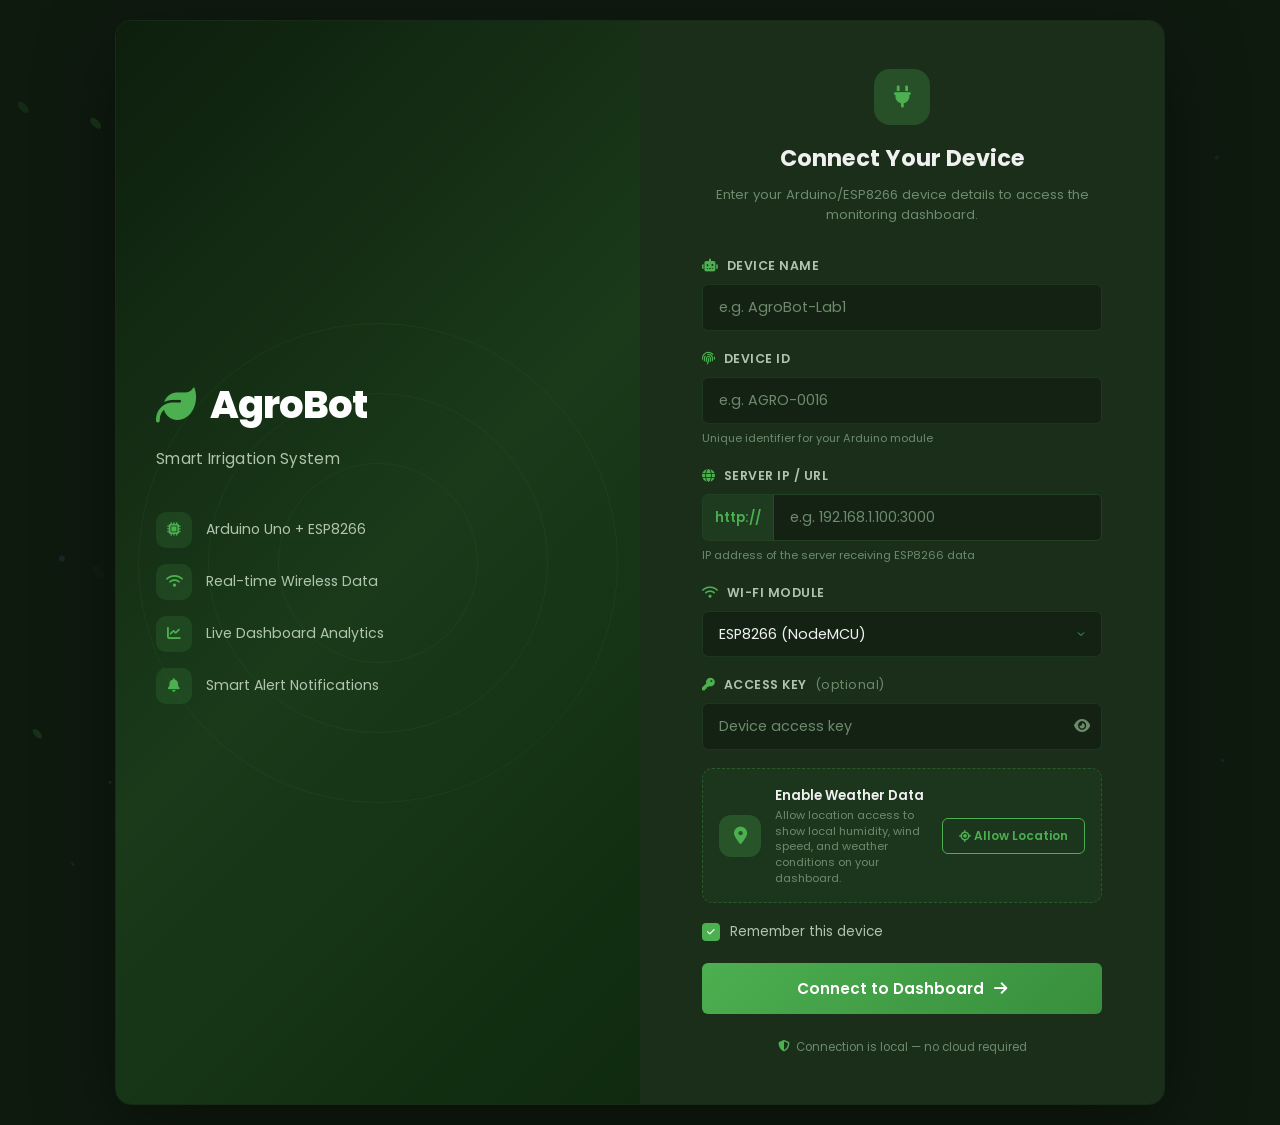
<file: login.html>
<!DOCTYPE html>
<html lang="en" data-theme="dark">
<head>
    <meta charset="UTF-8">
    <meta name="viewport" content="width=device-width, initial-scale=1.0">
    <title>AgroBot — Connect Your Device</title>
    <meta name="description" content="Connect your Arduino soil moisture sensor to AgroBot dashboard.">
    <link rel="preconnect" href="https://fonts.googleapis.com">
    <link rel="preconnect" href="https://fonts.gstatic.com" crossorigin>
    <link href="https://fonts.googleapis.com/css2?family=Poppins:wght@300;400;500;600;700;800&display=swap" rel="stylesheet">
    <link rel="stylesheet" href="https://cdnjs.cloudflare.com/ajax/libs/font-awesome/6.5.1/css/all.min.css">
    <link rel="stylesheet" href="style.css">
    <link rel="stylesheet" href="login.css">
</head>
<body class="login-body">

    <!-- Background Particles -->
    <canvas id="particles-canvas"></canvas>

    <div class="login-wrapper">
        <!-- Left: Branding Panel -->
        <div class="login-brand">
            <div class="brand-content">
                <div class="brand-logo">
                    <i class="fas fa-leaf brand-leaf"></i>
                    <h1>AgroBot</h1>
                </div>
                <p class="brand-tagline">Smart Irrigation System</p>
                <div class="brand-features">
                    <div class="feature-item">
                        <i class="fas fa-microchip"></i>
                        <span>Arduino Uno + ESP8266</span>
                    </div>
                    <div class="feature-item">
                        <i class="fas fa-wifi"></i>
                        <span>Real-time Wireless Data</span>
                    </div>
                    <div class="feature-item">
                        <i class="fas fa-chart-line"></i>
                        <span>Live Dashboard Analytics</span>
                    </div>
                    <div class="feature-item">
                        <i class="fas fa-bell"></i>
                        <span>Smart Alert Notifications</span>
                    </div>
                </div>
                <div class="brand-footer">
                    <p></p>
                    <p></p>
                </div>
            </div>
            <!-- Decorative animated rings -->
            <div class="brand-rings">
                <div class="ring ring-1"></div>
                <div class="ring ring-2"></div>
                <div class="ring ring-3"></div>
            </div>
        </div>

        <!-- Right: Login Form -->
        <div class="login-form-panel">
            <div class="login-form-container">
                <div class="form-header">
                    <div class="form-icon">
                        <i class="fas fa-plug"></i>
                    </div>
                    <h2>Connect Your Device</h2>
                    <p>Enter your Arduino/ESP8266 device details to access the monitoring dashboard.</p>
                </div>

                <form id="login-form" autocomplete="off">
                    <!-- Device Name -->
                    <div class="input-group">
                        <label for="device-name">
                            <i class="fas fa-robot"></i> Device Name
                        </label>
                        <input type="text" id="device-name" placeholder="e.g. AgroBot-Lab1" required>
                    </div>

                    <!-- Device ID -->
                    <div class="input-group">
                        <label for="device-id">
                            <i class="fas fa-fingerprint"></i> Device ID
                        </label>
                        <input type="text" id="device-id" placeholder="e.g. AGRO-0016" required>
                        <span class="input-hint">Unique identifier for your Arduino module</span>
                    </div>

                    <!-- Server URL / IP -->
                    <div class="input-group">
                        <label for="device-url">
                            <i class="fas fa-globe"></i> Server IP / URL
                        </label>
                        <div class="input-with-prefix">
                            <span class="input-prefix">http://</span>
                            <input type="text" id="device-url" placeholder="e.g. 192.168.1.100:3000" required>
                        </div>
                        <span class="input-hint">IP address of the server receiving ESP8266 data</span>
                    </div>

                    <!-- WiFi Module Type -->
                    <div class="input-group">
                        <label for="wifi-module">
                            <i class="fas fa-wifi"></i> Wi-Fi Module
                        </label>
                        <select id="wifi-module">
                            <option value="esp8266">ESP8266 (NodeMCU)</option>
                            <option value="esp32">ESP32</option>
                            <option value="esp8266-01">ESP8266-01</option>
                            <option value="other">Other</option>
                        </select>
                    </div>

                    <!-- Access Key (optional) -->
                    <div class="input-group">
                        <label for="access-key">
                            <i class="fas fa-key"></i> Access Key <span class="optional">(optional)</span>
                        </label>
                        <div class="input-password-wrap">
                            <input type="password" id="access-key" placeholder="Device access key">
                            <button type="button" class="toggle-password" id="toggle-password" aria-label="Show password">
                                <i class="fas fa-eye"></i>
                            </button>
                        </div>
                    </div>

                    <!-- Location Permission -->
                    <div class="location-prompt" id="location-prompt">
                        <div class="location-icon">
                            <i class="fas fa-map-marker-alt"></i>
                        </div>
                        <div class="location-info">
                            <h4>Enable Weather Data</h4>
                            <p>Allow location access to show local humidity, wind speed, and weather conditions on your dashboard.</p>
                        </div>
                        <button type="button" class="btn-location" id="btn-location">
                            <i class="fas fa-location-crosshairs"></i> Allow Location
                        </button>
                    </div>
                    <div class="location-status hidden" id="location-status">
                        <i class="fas fa-check-circle"></i>
                        <span id="location-text">Location enabled</span>
                    </div>

                    <!-- Remember Device -->
                    <div class="checkbox-group">
                        <label class="checkbox-label">
                            <input type="checkbox" id="remember-device" checked>
                            <span class="checkmark"></span>
                            <span>Remember this device</span>
                        </label>
                    </div>

                    <!-- Error Message -->
                    <div class="form-error hidden" id="form-error">
                        <i class="fas fa-exclamation-circle"></i>
                        <span id="error-text"></span>
                    </div>

                    <!-- Submit -->
                    <button type="submit" class="btn-connect" id="btn-connect">
                        <span class="btn-text">Connect to Dashboard</span>
                        <span class="btn-loader hidden" id="btn-loader">
                            <i class="fas fa-circle-notch fa-spin"></i> Connecting...
                        </span>
                        <i class="fas fa-arrow-right btn-arrow"></i>
                    </button>
                </form>

                <!-- Saved Devices -->
                <div class="saved-devices hidden" id="saved-devices">
                    <div class="divider">
                        <span>or connect to a saved device</span>
                    </div>
                    <div class="saved-list" id="saved-list"></div>
                </div>

                <div class="form-footer">
                    <p><i class="fas fa-shield-alt"></i> Connection is local — no cloud required</p>
                </div>
            </div>
        </div>
    </div>

    <script src="login.js"></script>
</body>
</html>
</file>
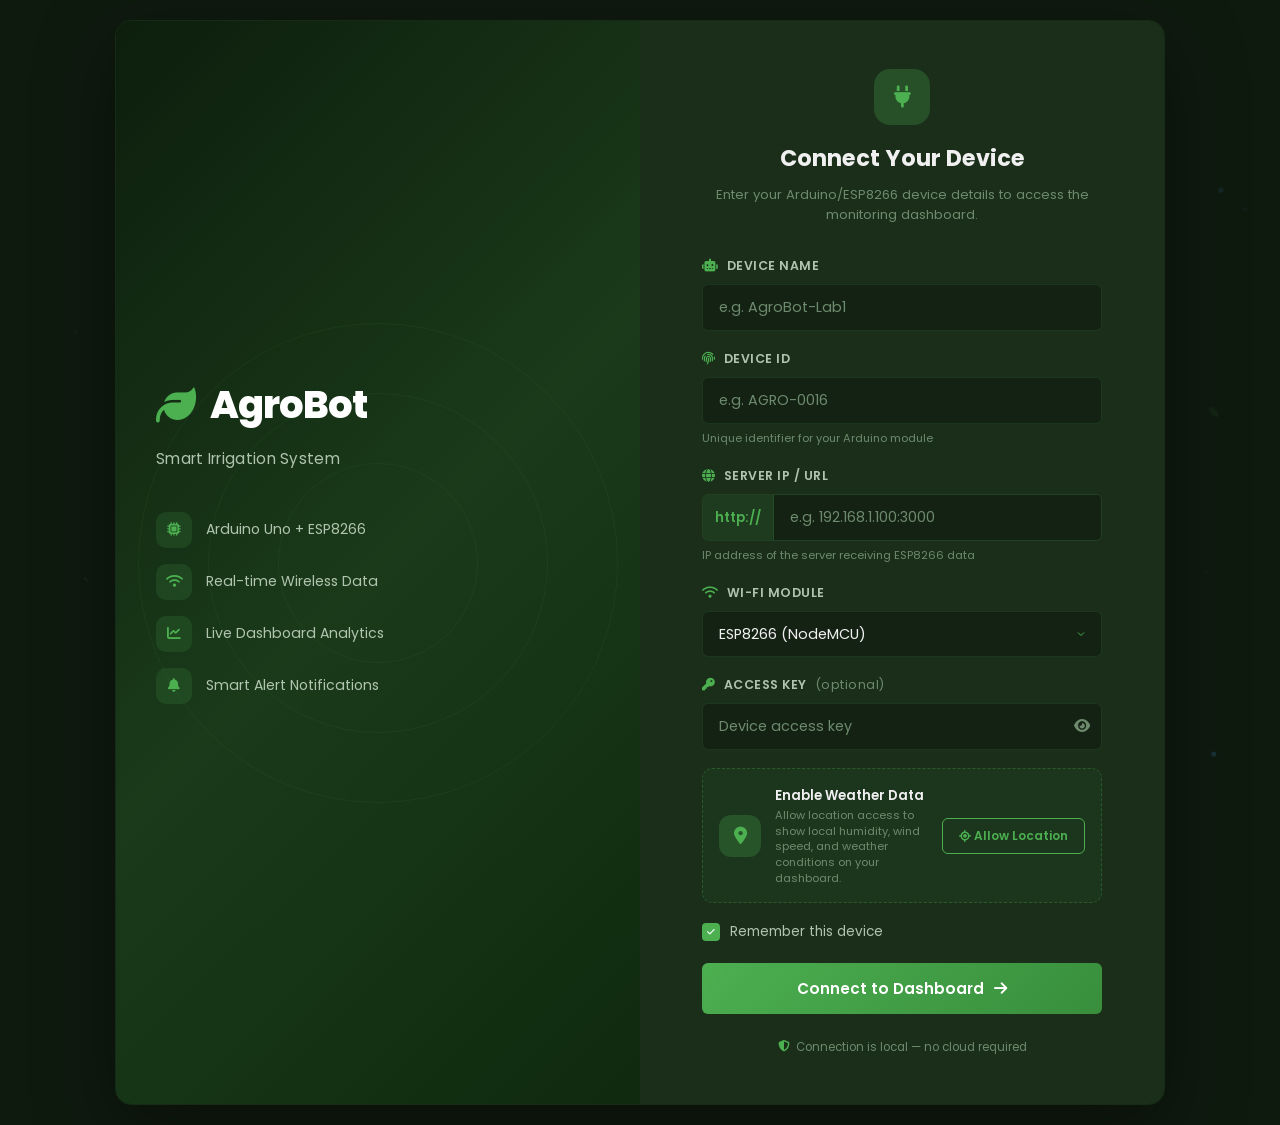
<file: website/login.html>
<!DOCTYPE html>
<html lang="en" data-theme="dark">

<head>
    <meta charset="UTF-8">
    <meta name="viewport" content="width=device-width, initial-scale=1.0">
    <title>AgroBot — Connect Your Device</title>
    <meta name="description" content="Connect your Arduino soil moisture sensor to AgroBot dashboard.">
    <link rel="preconnect" href="https://fonts.googleapis.com">
    <link rel="preconnect" href="https://fonts.gstatic.com" crossorigin>
    <link href="https://fonts.googleapis.com/css2?family=Poppins:wght@300;400;500;600;700;800&display=swap"
        rel="stylesheet">
    <link rel="stylesheet" href="https://cdnjs.cloudflare.com/ajax/libs/font-awesome/6.5.1/css/all.min.css">
    <link rel="stylesheet" href="style.css">
    <link rel="stylesheet" href="login.css">
</head>

<body class="login-body">

    <!-- Background Particles -->
    <canvas id="particles-canvas"></canvas>

    <div class="login-wrapper">
        <!-- Left: Branding Panel -->
        <div class="login-brand">
            <div class="brand-content">
                <div class="brand-logo">
                    <i class="fas fa-leaf brand-leaf"></i>
                    <h1>AgroBot</h1>
                </div>
                <p class="brand-tagline">Smart Irrigation System</p>
                <div class="brand-features">
                    <div class="feature-item">
                        <i class="fas fa-microchip"></i>
                        <span>Arduino Uno + ESP8266</span>
                    </div>
                    <div class="feature-item">
                        <i class="fas fa-wifi"></i>
                        <span>Real-time Wireless Data</span>
                    </div>
                    <div class="feature-item">
                        <i class="fas fa-chart-line"></i>
                        <span>Live Dashboard Analytics</span>
                    </div>
                    <div class="feature-item">
                        <i class="fas fa-bell"></i>
                        <span>Smart Alert Notifications</span>
                    </div>
                </div>
                <div class="brand-footer">
                    <p></p>
                    <p></p> <!--floter in login page add any thing-->
                </div>
            </div>
            <!-- Decorative animated rings -->
            <div class="brand-rings">
                <div class="ring ring-1"></div>
                <div class="ring ring-2"></div>
                <div class="ring ring-3"></div>
            </div>
        </div>

        <!-- Right: Login Form -->
        <div class="login-form-panel">
            <div class="login-form-container">
                <div class="form-header">
                    <div class="form-icon">
                        <i class="fas fa-plug"></i>
                    </div>
                    <h2>Connect Your Device</h2>
                    <p>Enter your Arduino/ESP8266 device details to access the monitoring dashboard.</p>
                </div>

                <form id="login-form" autocomplete="off">
                    <!-- Device Name -->
                    <div class="input-group">
                        <label for="device-name">
                            <i class="fas fa-robot"></i> Device Name
                        </label>
                        <input type="text" id="device-name" placeholder="e.g. AgroBot-Lab1" required>
                    </div>

                    <!-- Device ID -->
                    <div class="input-group">
                        <label for="device-id">
                            <i class="fas fa-fingerprint"></i> Device ID
                        </label>
                        <input type="text" id="device-id" placeholder="e.g. AGRO-0016" required>
                        <span class="input-hint">Unique identifier for your Arduino module</span>
                    </div>

                    <!-- Server URL / IP -->
                    <div class="input-group">
                        <label for="device-url">
                            <i class="fas fa-globe"></i> Server IP / URL
                        </label>
                        <div class="input-with-prefix">
                            <span class="input-prefix">http://</span>
                            <input type="text" id="device-url" placeholder="e.g. 192.168.1.100:3000" required>
                        </div>
                        <span class="input-hint">IP address of the server receiving ESP8266 data</span>
                    </div>

                    <!-- WiFi Module Type -->
                    <div class="input-group">
                        <label for="wifi-module">
                            <i class="fas fa-wifi"></i> Wi-Fi Module
                        </label>
                        <select id="wifi-module">
                            <option value="esp8266">ESP8266 (NodeMCU)</option>
                            <option value="esp32">ESP32</option>
                            <option value="esp8266-01">ESP8266-01</option>
                            <option value="other">Other</option>
                        </select>
                    </div>

                    <!-- Access Key (optional) -->
                    <div class="input-group">
                        <label for="access-key">
                            <i class="fas fa-key"></i> Access Key <span class="optional">(optional)</span>
                        </label>
                        <div class="input-password-wrap">
                            <input type="password" id="access-key" placeholder="Device access key">
                            <button type="button" class="toggle-password" id="toggle-password"
                                aria-label="Show password">
                                <i class="fas fa-eye"></i>
                            </button>
                        </div>
                    </div>

                    <!-- Location Permission -->
                    <div class="location-prompt" id="location-prompt">
                        <div class="location-icon">
                            <i class="fas fa-map-marker-alt"></i>
                        </div>
                        <div class="location-info">
                            <h4>Enable Weather Data</h4>
                            <p>Allow location access to show local humidity, wind speed, and weather conditions on your
                                dashboard.</p>
                        </div>
                        <button type="button" class="btn-location" id="btn-location">
                            <i class="fas fa-location-crosshairs"></i> Allow Location
                        </button>
                    </div>
                    <div class="location-status hidden" id="location-status">
                        <i class="fas fa-check-circle"></i>
                        <span id="location-text">Location enabled</span>
                    </div>

                    <!-- Remember Device -->
                    <div class="checkbox-group">
                        <label class="checkbox-label">
                            <input type="checkbox" id="remember-device" checked>
                            <span class="checkmark"></span>
                            <span>Remember this device</span>
                        </label>
                    </div>

                    <!-- Error Message -->
                    <div class="form-error hidden" id="form-error">
                        <i class="fas fa-exclamation-circle"></i>
                        <span id="error-text"></span>
                    </div>

                    <!-- Submit -->
                    <button type="submit" class="btn-connect" id="btn-connect">
                        <span class="btn-text">Connect to Dashboard</span>
                        <span class="btn-loader hidden" id="btn-loader">
                            <i class="fas fa-circle-notch fa-spin"></i> Connecting...
                        </span>
                        <i class="fas fa-arrow-right btn-arrow"></i>
                    </button>
                </form>

                <!-- Saved Devices -->
                <div class="saved-devices hidden" id="saved-devices">
                    <div class="divider">
                        <span>or connect to a saved device</span>
                    </div>
                    <div class="saved-list" id="saved-list"></div>
                </div>

                <div class="form-footer">
                    <p><i class="fas fa-shield-alt"></i> Connection is local — no cloud required</p>
                </div>
            </div>
        </div>
    </div>

    <script src="login.js"></script>
</body>

</html>
</file>
<file: style.css>
/* =============================================
   AgroBot — Soil Moisture Monitoring Dashboard
   Color Theme: Green & Dark
   ============================================= */

/* ---------- CSS Variables ---------- */
:root {
    /* Dark theme (default) */
    --bg-primary: #0f1a0f;
    --bg-secondary: #1a2e1a;
    --bg-tertiary: #142214;
    --bg-card: #1a2e1a;
    --bg-card-hover: #1f3a1f;
    --accent: #4caf50;
    --accent-light: #81c784;
    --accent-dark: #388e3c;
    --accent-glow: rgba(76, 175, 80, 0.25);
    --text-primary: #f0f0f0;
    --text-secondary: #b0c4b0;
    --text-muted: #6d8a6d;
    --warning: #ff9800;
    --danger: #f44336;
    --info: #2196f3;
    --blue: #42a5f5;
    --border: rgba(76, 175, 80, 0.15);
    --border-glow: rgba(76, 175, 80, 0.3);
    --glass-bg: rgba(26, 46, 26, 0.7);
    --glass-border: rgba(76, 175, 80, 0.12);
    --shadow: 0 8px 32px rgba(0, 0, 0, 0.3);
    --shadow-glow: 0 0 20px rgba(76, 175, 80, 0.15);
    --skeleton-bg: #1f3a1f;
    --skeleton-shine: #2a4d2a;
    --modal-overlay: rgba(5, 10, 5, 0.85);
    --scrollbar-track: #142214;
    --scrollbar-thumb: #2a4d2a;
    --navbar-bg: rgba(15, 26, 15, 0.92);
    --font: 'Poppins', -apple-system, BlinkMacSystemFont, 'Segoe UI', sans-serif;
    --radius: 16px;
    --radius-sm: 10px;
    --radius-xs: 6px;
    --transition: 0.3s cubic-bezier(0.4, 0, 0.2, 1);
    --transition-slow: 0.5s cubic-bezier(0.4, 0, 0.2, 1);
}

/* ---------- Light Theme ---------- */
[data-theme="light"] {
    --bg-primary: #f0f4f0;
    --bg-secondary: #ffffff;
    --bg-tertiary: #e8f0e8;
    --bg-card: #ffffff;
    --bg-card-hover: #f5faf5;
    --accent: #388e3c;
    --accent-light: #4caf50;
    --accent-dark: #2e7d32;
    --accent-glow: rgba(56, 142, 60, 0.15);
    --text-primary: #1a2e1a;
    --text-secondary: #4a6a4a;
    --text-muted: #7a9a7a;
    --border: rgba(56, 142, 60, 0.15);
    --border-glow: rgba(56, 142, 60, 0.2);
    --glass-bg: rgba(255, 255, 255, 0.8);
    --glass-border: rgba(56, 142, 60, 0.1);
    --shadow: 0 8px 32px rgba(0, 0, 0, 0.08);
    --shadow-glow: 0 0 20px rgba(56, 142, 60, 0.1);
    --skeleton-bg: #e0e8e0;
    --skeleton-shine: #f0f4f0;
    --modal-overlay: rgba(240, 244, 240, 0.9);
    --scrollbar-track: #e8f0e8;
    --scrollbar-thumb: #b0c4b0;
    --navbar-bg: rgba(240, 244, 240, 0.95);
}

/* ---------- Reset & Base ---------- */
*, *::before, *::after {
    margin: 0;
    padding: 0;
    box-sizing: border-box;
}

html {
    scroll-behavior: smooth;
    font-size: 16px;
}

body {
    font-family: var(--font);
    background: var(--bg-primary);
    color: var(--text-primary);
    line-height: 1.6;
    overflow-x: hidden;
    min-height: 100vh;
    transition: background var(--transition), color var(--transition);
}

/* Scrollbar */
::-webkit-scrollbar { width: 8px; }
::-webkit-scrollbar-track { background: var(--scrollbar-track); }
::-webkit-scrollbar-thumb { background: var(--scrollbar-thumb); border-radius: 4px; }
::-webkit-scrollbar-thumb:hover { background: var(--accent); }

/* ---------- Particles Canvas ---------- */
#particles-canvas {
    position: fixed;
    top: 0; left: 0;
    width: 100%; height: 100%;
    z-index: 0;
    pointer-events: none;
    opacity: 0.5;
}

/* ---------- Alert Banner ---------- */
.alert-banner {
    position: fixed;
    top: 0; left: 0; right: 0;
    z-index: 1100;
    transform: translateY(-100%);
    transition: transform 0.5s cubic-bezier(0.4, 0, 0.2, 1);
}

.alert-banner.visible {
    transform: translateY(0);
}

.alert-banner.hidden {
    display: block; /* keep in DOM for animation */
}

.alert-banner-content {
    display: flex;
    align-items: center;
    gap: 12px;
    padding: 14px 24px;
    background: linear-gradient(135deg, var(--danger), #c62828);
    color: #fff;
    font-weight: 500;
    font-size: 0.95rem;
}

.alert-banner.type-wet .alert-banner-content {
    background: linear-gradient(135deg, var(--info), #1565c0);
}

.alert-banner-icon {
    font-size: 1.3rem;
    animation: pulse-icon 2s ease-in-out infinite;
}

@keyframes pulse-icon {
    0%, 100% { transform: scale(1); }
    50% { transform: scale(1.2); }
}

.alert-banner-dismiss {
    margin-left: auto;
    background: rgba(255,255,255,0.2);
    border: none;
    color: #fff;
    width: 32px; height: 32px;
    border-radius: 50%;
    cursor: pointer;
    display: flex;
    align-items: center;
    justify-content: center;
    transition: background var(--transition);
}
.alert-banner-dismiss:hover {
    background: rgba(255,255,255,0.35);
}

/* ---------- Navbar ---------- */
.navbar {
    position: sticky;
    top: 0;
    z-index: 1000;
    background: var(--navbar-bg);
    backdrop-filter: blur(20px);
    -webkit-backdrop-filter: blur(20px);
    border-bottom: 1px solid var(--glass-border);
    transition: background var(--transition);
}

.navbar-inner {
    max-width: 1200px;
    margin: 0 auto;
    padding: 12px 24px;
    display: flex;
    align-items: center;
    justify-content: space-between;
}

.logo {
    display: flex;
    align-items: center;
    gap: 12px;
}

.logo-icon {
    font-size: 1.8rem;
    color: var(--accent);
    animation: leaf-sway 3s ease-in-out infinite;
}

@keyframes leaf-sway {
    0%, 100% { transform: rotate(-5deg); }
    50% { transform: rotate(5deg); }
}

.logo-text h1 {
    font-size: 1.5rem;
    font-weight: 700;
    color: var(--text-primary);
    letter-spacing: -0.5px;
    line-height: 1.2;
}

.logo-text .subtitle {
    font-size: 0.72rem;
    color: var(--text-muted);
    font-weight: 400;
    letter-spacing: 0.5px;
    text-transform: uppercase;
}

.navbar-actions {
    display: flex;
    align-items: center;
    gap: 16px;
}

/* Theme Toggle */
.theme-toggle {
    width: 38px; height: 38px;
    border-radius: 50%;
    border: 1px solid var(--border);
    background: var(--bg-tertiary);
    color: var(--text-secondary);
    cursor: pointer;
    display: flex;
    align-items: center;
    justify-content: center;
    font-size: 1rem;
    transition: all var(--transition);
}
.theme-toggle:hover {
    border-color: var(--accent);
    color: var(--accent);
    box-shadow: var(--shadow-glow);
}

/* Status Pill */
.status-pill {
    display: flex;
    align-items: center;
    gap: 8px;
    padding: 6px 16px;
    border-radius: 50px;
    background: var(--bg-tertiary);
    border: 1px solid var(--border);
    font-size: 0.82rem;
    font-weight: 500;
    color: var(--text-secondary);
    transition: all var(--transition);
}

.status-dot {
    width: 8px; height: 8px;
    border-radius: 50%;
    background: var(--text-muted);
    transition: background var(--transition);
}

.status-pill.online .status-dot {
    background: var(--accent);
    box-shadow: 0 0 8px var(--accent);
    animation: pulse-dot 2s ease-in-out infinite;
}

.status-pill.offline .status-dot {
    background: var(--danger);
    box-shadow: 0 0 8px var(--danger);
}

@keyframes pulse-dot {
    0%, 100% { opacity: 1; transform: scale(1); }
    50% { opacity: 0.6; transform: scale(1.3); }
}

/* ---------- Dashboard ---------- */
.dashboard {
    position: relative;
    z-index: 1;
    max-width: 1200px;
    margin: 0 auto;
    padding: 24px;
}

.section {
    margin-bottom: 32px;
}

.section-title {
    font-size: 1.15rem;
    font-weight: 600;
    color: var(--text-primary);
    margin-bottom: 20px;
    display: flex;
    align-items: center;
    gap: 10px;
}
.section-title i {
    color: var(--accent);
}

/* ---------- Glass Card ---------- */
.glass-card {
    background: var(--glass-bg);
    backdrop-filter: blur(12px);
    -webkit-backdrop-filter: blur(12px);
    border: 1px solid var(--glass-border);
    border-radius: var(--radius);
    box-shadow: var(--shadow);
    transition: all var(--transition);
}
.glass-card:hover {
    box-shadow: var(--shadow), var(--shadow-glow);
    border-color: var(--border-glow);
}

/* ---------- Skeleton Loading ---------- */
.skeleton-shimmer {
    position: relative;
    overflow: hidden;
    border-radius: var(--radius-sm);
    background: var(--skeleton-bg);
}
.skeleton-shimmer::after {
    content: '';
    position: absolute;
    top: 0; left: -100%;
    width: 100%; height: 100%;
    background: linear-gradient(
        90deg,
        transparent,
        var(--skeleton-shine),
        transparent
    );
    animation: shimmer 1.8s infinite;
}
@keyframes shimmer {
    100% { left: 100%; }
}

.skeleton-gauge {
    width: 220px; height: 220px;
    border-radius: 50%;
    margin: 0 auto;
}

.skeleton-stat {
    height: 90px;
    border-radius: var(--radius-sm);
}

.skeleton-chart {
    height: 320px;
    border-radius: var(--radius-sm);
}

.skeleton-table {
    height: 240px;
    border-radius: var(--radius-sm);
}

/* ---------- Hero Gauge Section ---------- */
.hero-section {
    display: flex;
    justify-content: center;
    padding-top: 16px;
}

.gauge-card {
    padding: 40px 60px;
    text-align: center;
    width: 100%;
    max-width: 500px;
}

.gauge-wrapper {
    position: relative;
    width: 220px;
    height: 220px;
    margin: 0 auto 24px;
}

.gauge-container {
    position: relative;
    width: 220px;
    height: 220px;
}

.gauge-svg {
    width: 100%;
    height: 100%;
    transform: rotate(-90deg);
}

.gauge-bg {
    fill: none;
    stroke: var(--bg-tertiary);
    stroke-width: 12;
}

.gauge-fill {
    fill: none;
    stroke: url(#gaugeGradient);
    stroke-width: 12;
    stroke-linecap: round;
    transition: stroke-dashoffset 1.5s cubic-bezier(0.4, 0, 0.2, 1);
}

.gauge-inner-ring {
    fill: none;
    stroke: var(--glass-border);
    stroke-width: 1;
}

.gauge-center {
    position: absolute;
    top: 50%; left: 50%;
    transform: translate(-50%, -50%);
    display: flex;
    align-items: baseline;
    gap: 2px;
}

.gauge-value {
    font-size: 3.2rem;
    font-weight: 800;
    color: var(--text-primary);
    line-height: 1;
    letter-spacing: -2px;
    font-variant-numeric: tabular-nums;
}

.gauge-unit {
    font-size: 1.4rem;
    font-weight: 500;
    color: var(--text-muted);
}

.gauge-info {
    display: flex;
    flex-direction: column;
    gap: 6px;
}

.moisture-status {
    font-size: 1.1rem;
    font-weight: 600;
    color: var(--accent);
    text-transform: uppercase;
    letter-spacing: 1.5px;
}

.last-updated {
    font-size: 0.82rem;
    color: var(--text-muted);
    display: flex;
    align-items: center;
    justify-content: center;
    gap: 6px;
}

/* ---------- Stats Section ---------- */
.stats-grid {
    display: grid;
    grid-template-columns: repeat(3, 1fr);
    gap: 20px;
}

.stat-card {
    padding: 24px;
    position: relative;
    overflow: hidden;
}

.stat-card::before {
    content: '';
    position: absolute;
    top: 0; left: 0; right: 0;
    height: 3px;
    background: linear-gradient(90deg, var(--accent), var(--accent-light));
    opacity: 0;
    transition: opacity var(--transition);
}
.stat-card:hover::before {
    opacity: 1;
}

.stat-content {
    display: flex;
    align-items: center;
    gap: 16px;
}

.stat-icon-wrap {
    width: 50px; height: 50px;
    border-radius: 14px;
    background: var(--accent-glow);
    display: flex;
    align-items: center;
    justify-content: center;
    flex-shrink: 0;
}

.stat-icon {
    font-size: 1.2rem;
    color: var(--accent);
}

.stat-data {
    display: flex;
    flex-direction: column;
}

.stat-label {
    font-size: 0.78rem;
    color: var(--text-muted);
    text-transform: uppercase;
    letter-spacing: 0.5px;
    font-weight: 500;
}

.stat-value {
    font-size: 1.8rem;
    font-weight: 700;
    color: var(--text-primary);
    line-height: 1.2;
    font-variant-numeric: tabular-nums;
}

.stat-sub {
    font-size: 0.75rem;
    color: var(--text-secondary);
    margin-top: 2px;
}

/* ---------- Chart Section ---------- */
.chart-card {
    padding: 28px;
}

.chart-header {
    display: flex;
    align-items: center;
    justify-content: space-between;
    margin-bottom: 20px;
    flex-wrap: wrap;
    gap: 12px;
}

.chart-toggle {
    display: flex;
    background: var(--bg-tertiary);
    border-radius: var(--radius-xs);
    overflow: hidden;
    border: 1px solid var(--border);
}

.toggle-btn {
    padding: 8px 18px;
    border: none;
    background: transparent;
    color: var(--text-muted);
    font-family: var(--font);
    font-size: 0.82rem;
    font-weight: 500;
    cursor: pointer;
    transition: all var(--transition);
}
.toggle-btn.active {
    background: var(--accent);
    color: #fff;
}
.toggle-btn:hover:not(.active) {
    color: var(--text-primary);
    background: var(--bg-card-hover);
}

.chart-wrapper {
    position: relative;
    height: 320px;
}

#moisture-chart {
    width: 100% !important;
    height: 100% !important;
}

/* ---------- Alerts Section ---------- */
.alerts-card {
    padding: 28px;
}

.table-wrapper {
    overflow-x: auto;
}

.alerts-table {
    width: 100%;
    border-collapse: collapse;
    font-size: 0.88rem;
}

.alerts-table th {
    text-align: left;
    padding: 12px 16px;
    color: var(--text-muted);
    font-weight: 600;
    text-transform: uppercase;
    font-size: 0.72rem;
    letter-spacing: 0.8px;
    border-bottom: 1px solid var(--border);
}

.alerts-table td {
    padding: 12px 16px;
    color: var(--text-secondary);
    border-bottom: 1px solid var(--border);
    transition: background var(--transition);
}

.alerts-table tr.alert-dry td {
    border-left: 3px solid var(--danger);
}
.alerts-table tr.alert-wet td {
    border-left: 3px solid var(--blue);
}

.alerts-table tr:hover td {
    background: var(--bg-card-hover);
}

.alert-badge {
    display: inline-block;
    padding: 3px 10px;
    border-radius: 50px;
    font-size: 0.72rem;
    font-weight: 600;
    text-transform: uppercase;
    letter-spacing: 0.5px;
}
.alert-badge.dry {
    background: rgba(244, 67, 54, 0.15);
    color: var(--danger);
}
.alert-badge.wet {
    background: rgba(33, 150, 243, 0.15);
    color: var(--blue);
}
.alert-badge.active {
    background: rgba(255, 152, 0, 0.15);
    color: var(--warning);
}
.alert-badge.resolved {
    background: rgba(76, 175, 80, 0.15);
    color: var(--accent);
}

.no-data {
    text-align: center;
    padding: 48px 24px;
    color: var(--text-muted);
}
.no-data i {
    font-size: 2.5rem;
    margin-bottom: 12px;
    color: var(--accent);
}
.no-data p {
    font-size: 0.95rem;
}

.pagination {
    display: flex;
    align-items: center;
    justify-content: center;
    gap: 16px;
    margin-top: 20px;
}

.page-btn {
    width: 36px; height: 36px;
    border-radius: 50%;
    border: 1px solid var(--border);
    background: var(--bg-tertiary);
    color: var(--text-secondary);
    cursor: pointer;
    display: flex;
    align-items: center;
    justify-content: center;
    transition: all var(--transition);
}
.page-btn:hover:not(:disabled) {
    border-color: var(--accent);
    color: var(--accent);
    box-shadow: var(--shadow-glow);
}
.page-btn:disabled {
    opacity: 0.3;
    cursor: not-allowed;
}

.page-info {
    font-size: 0.85rem;
    color: var(--text-muted);
    font-weight: 500;
}

/* ---------- Device Section ---------- */
.device-card {
    padding: 28px;
}

.device-grid {
    display: grid;
    grid-template-columns: repeat(3, 1fr);
    gap: 16px;
    margin-bottom: 24px;
}

.device-item {
    display: flex;
    flex-direction: column;
    gap: 4px;
    padding: 14px;
    border-radius: var(--radius-sm);
    background: var(--bg-tertiary);
    border: 1px solid var(--border);
    transition: all var(--transition);
}
.device-item:hover {
    border-color: var(--border-glow);
}

.device-label {
    font-size: 0.72rem;
    color: var(--text-muted);
    text-transform: uppercase;
    letter-spacing: 0.5px;
    font-weight: 500;
    display: flex;
    align-items: center;
    gap: 6px;
}
.device-label i {
    color: var(--accent);
    font-size: 0.8rem;
}

.device-value {
    font-size: 0.95rem;
    color: var(--text-primary);
    font-weight: 600;
}

.btn-raw-data {
    padding: 12px 28px;
    border: 1px solid var(--accent);
    background: transparent;
    color: var(--accent);
    border-radius: var(--radius-xs);
    font-family: var(--font);
    font-size: 0.88rem;
    font-weight: 500;
    cursor: pointer;
    display: inline-flex;
    align-items: center;
    gap: 8px;
    transition: all var(--transition);
}
.btn-raw-data:hover {
    background: var(--accent);
    color: #fff;
    box-shadow: var(--shadow-glow);
}

/* ---------- Modal ---------- */
.modal-overlay {
    position: fixed;
    inset: 0;
    z-index: 2000;
    background: var(--modal-overlay);
    display: flex;
    align-items: center;
    justify-content: center;
    padding: 24px;
    opacity: 0;
    visibility: hidden;
    transition: all var(--transition);
}
.modal-overlay.visible {
    opacity: 1;
    visibility: visible;
}

.modal {
    width: 100%;
    max-width: 750px;
    max-height: 80vh;
    display: flex;
    flex-direction: column;
    transform: translateY(20px) scale(0.97);
    transition: transform var(--transition);
}
.modal-overlay.visible .modal {
    transform: translateY(0) scale(1);
}

.modal-header {
    display: flex;
    align-items: center;
    justify-content: space-between;
    padding: 20px 24px;
    border-bottom: 1px solid var(--border);
}
.modal-header h3 {
    font-size: 1rem;
    font-weight: 600;
    display: flex;
    align-items: center;
    gap: 10px;
}
.modal-header h3 i {
    color: var(--accent);
}

.modal-close {
    width: 34px; height: 34px;
    border-radius: 50%;
    border: 1px solid var(--border);
    background: var(--bg-tertiary);
    color: var(--text-secondary);
    cursor: pointer;
    display: flex;
    align-items: center;
    justify-content: center;
    transition: all var(--transition);
}
.modal-close:hover {
    border-color: var(--danger);
    color: var(--danger);
}

.modal-body {
    padding: 20px 24px;
    overflow-y: auto;
}

.raw-table {
    width: 100%;
    border-collapse: collapse;
    font-size: 0.85rem;
}
.raw-table th {
    text-align: left;
    padding: 10px 14px;
    color: var(--text-muted);
    font-weight: 600;
    text-transform: uppercase;
    font-size: 0.7rem;
    letter-spacing: 0.8px;
    border-bottom: 1px solid var(--border);
}
.raw-table td {
    padding: 10px 14px;
    color: var(--text-secondary);
    border-bottom: 1px solid var(--border);
    font-variant-numeric: tabular-nums;
}
.raw-table tr:hover td {
    background: var(--bg-card-hover);
}

/* ---------- Footer ---------- */
.footer {
    position: relative;
    z-index: 1;
    border-top: 1px solid var(--glass-border);
    padding: 28px 24px;
    text-align: center;
    background: var(--navbar-bg);
    backdrop-filter: blur(10px);
}

.footer-inner {
    max-width: 1200px;
    margin: 0 auto;
}

.footer-main {
    font-size: 0.9rem;
    color: var(--text-secondary);
    font-weight: 500;
}
.footer-main i {
    color: var(--accent);
}

.footer-sub {
    font-size: 0.78rem;
    color: var(--text-muted);
    margin-top: 4px;
}

/* ---------- Connected Device Pill ---------- */
.connected-device-pill {
    display: flex;
    align-items: center;
    gap: 8px;
    padding: 6px 14px;
    border-radius: 50px;
    background: var(--accent-glow);
    border: 1px solid rgba(76, 175, 80, 0.2);
    font-size: 0.78rem;
    font-weight: 500;
    color: var(--accent);
    max-width: 180px;
    overflow: hidden;
    white-space: nowrap;
    text-overflow: ellipsis;
}
.connected-device-pill i {
    font-size: 0.75rem;
    flex-shrink: 0;
}

/* ---------- Logout Button ---------- */
.btn-logout {
    width: 38px; height: 38px;
    border-radius: 50%;
    border: 1px solid var(--border);
    background: var(--bg-tertiary);
    color: var(--text-muted);
    cursor: pointer;
    display: flex;
    align-items: center;
    justify-content: center;
    font-size: 0.9rem;
    transition: all var(--transition);
}
.btn-logout:hover {
    border-color: var(--danger);
    color: var(--danger);
    background: rgba(244, 67, 54, 0.1);
}

/* ---------- Weather Section ---------- */
.weather-section {
    animation-delay: 0.18s;
}

.weather-header {
    display: flex;
    align-items: center;
    justify-content: space-between;
    margin-bottom: 20px;
    flex-wrap: wrap;
    gap: 8px;
}

.weather-location {
    font-size: 0.78rem;
    color: var(--text-muted);
    display: flex;
    align-items: center;
    gap: 6px;
}
.weather-location i {
    color: var(--accent);
}

.weather-grid {
    display: grid;
    grid-template-columns: repeat(4, 1fr);
    gap: 20px;
}

.weather-card {
    padding: 24px;
    position: relative;
    overflow: hidden;
}

.weather-card::before {
    content: '';
    position: absolute;
    top: 0; left: 0; right: 0;
    height: 3px;
    opacity: 0;
    transition: opacity var(--transition);
}
.weather-card:hover::before {
    opacity: 1;
}

#weather-temp::before {
    background: linear-gradient(90deg, #ff9800, #ff5722);
}
#weather-humidity::before {
    background: linear-gradient(90deg, #42a5f5, #1e88e5);
}
#weather-wind::before {
    background: linear-gradient(90deg, #78909c, #546e7a);
}
#weather-condition::before {
    background: linear-gradient(90deg, #4caf50, #81c784);
}

.weather-content {
    display: flex;
    align-items: center;
    gap: 16px;
}

.weather-icon-wrap {
    width: 50px; height: 50px;
    border-radius: 14px;
    display: flex;
    align-items: center;
    justify-content: center;
    flex-shrink: 0;
    font-size: 1.2rem;
}

.weather-icon-temp {
    background: rgba(255, 152, 0, 0.15);
    color: #ff9800;
}
.weather-icon-humidity {
    background: rgba(66, 165, 245, 0.15);
    color: #42a5f5;
}
.weather-icon-wind {
    background: rgba(120, 144, 156, 0.15);
    color: #78909c;
}
.weather-icon-condition {
    background: var(--accent-glow);
    color: var(--accent);
}

.weather-data {
    display: flex;
    flex-direction: column;
}

.weather-label {
    font-size: 0.78rem;
    color: var(--text-muted);
    text-transform: uppercase;
    letter-spacing: 0.5px;
    font-weight: 500;
}

.weather-value {
    font-size: 1.5rem;
    font-weight: 700;
    color: var(--text-primary);
    line-height: 1.2;
}

.weather-no-location {
    text-align: center;
    padding: 32px 24px;
    color: var(--text-muted);
}
.weather-no-location i {
    font-size: 2rem;
    color: var(--accent);
    margin-bottom: 10px;
}
.weather-no-location p {
    font-size: 0.9rem;
    margin-bottom: 16px;
}

.btn-location-retry {
    padding: 10px 24px;
    border-radius: var(--radius-xs);
    border: 1px solid var(--accent);
    background: transparent;
    color: var(--accent);
    font-family: var(--font);
    font-size: 0.85rem;
    font-weight: 500;
    cursor: pointer;
    display: inline-flex;
    align-items: center;
    gap: 8px;
    transition: all var(--transition);
}
.btn-location-retry:hover {
    background: var(--accent);
    color: #fff;
}

/* ---------- Utility ---------- */
.hidden {
    display: none !important;
}

/* ---------- Responsive ---------- */
@media (max-width: 900px) {
    .stats-grid {
        grid-template-columns: 1fr 1fr;
    }
    .device-grid {
        grid-template-columns: 1fr 1fr;
    }
    .weather-grid {
        grid-template-columns: 1fr 1fr;
    }
}

@media (max-width: 640px) {
    .navbar-inner {
        padding: 10px 16px;
    }
    .logo-text h1 {
        font-size: 1.2rem;
    }
    .logo-text .subtitle {
        font-size: 0.62rem;
    }
    .dashboard {
        padding: 16px;
    }
    .gauge-card {
        padding: 28px 20px;
    }
    .gauge-value {
        font-size: 2.6rem;
    }
    .stats-grid {
        grid-template-columns: 1fr;
    }
    .stat-value {
        font-size: 1.5rem;
    }
    .chart-header {
        flex-direction: column;
        align-items: flex-start;
    }
    .chart-wrapper {
        height: 260px;
    }
    .device-grid {
        grid-template-columns: 1fr;
    }
    .weather-grid {
        grid-template-columns: 1fr;
    }
    .weather-value {
        font-size: 1.3rem;
    }
    .alerts-table {
        font-size: 0.78rem;
    }
    .alerts-table th, .alerts-table td {
        padding: 10px 12px;
    }
    .alert-banner-content {
        padding: 12px 16px;
        font-size: 0.85rem;
    }
    .connected-device-pill {
        display: none;
    }
}

@media (max-width: 400px) {
    .navbar-actions {
        gap: 8px;
    }
    .status-pill {
        padding: 4px 10px;
        font-size: 0.72rem;
    }
    .theme-toggle {
        width: 32px; height: 32px;
        font-size: 0.85rem;
    }
    .logo-icon {
        font-size: 1.4rem;
    }
    .btn-logout {
        width: 32px; height: 32px;
        font-size: 0.8rem;
    }
}

/* ---------- Animations ---------- */
@keyframes fadeInUp {
    from {
        opacity: 0;
        transform: translateY(20px);
    }
    to {
        opacity: 1;
        transform: translateY(0);
    }
}

.section {
    animation: fadeInUp 0.6s ease forwards;
}

.hero-section { animation-delay: 0.05s; }
.stats-section { animation-delay: 0.15s; }
.weather-section { animation-delay: 0.2s; }
.chart-section { animation-delay: 0.25s; }
.alerts-section { animation-delay: 0.35s; }
.device-section { animation-delay: 0.45s; }
</file>
<file: login.css>
/* =============================================
   AgroBot — Login Page Styles
   ============================================= */

/* ---------- Login Body ---------- */
.login-body {
    min-height: 100vh;
    display: flex;
    align-items: center;
    justify-content: center;
    padding: 20px;
    background: var(--bg-primary);
}

/* ---------- Login Wrapper ---------- */
.login-wrapper {
    position: relative;
    z-index: 1;
    display: grid;
    grid-template-columns: 1fr 1fr;
    width: 100%;
    max-width: 1050px;
    min-height: 640px;
    border-radius: var(--radius);
    overflow: hidden;
    box-shadow: 0 24px 80px rgba(0, 0, 0, 0.4);
    border: 1px solid var(--glass-border);
    animation: fadeInUp 0.6s ease forwards;
}

/* ---------- Brand Panel (Left) ---------- */
.login-brand {
    position: relative;
    background: linear-gradient(135deg, #0d1e0d 0%, #1a3a1a 50%, #0f2a0f 100%);
    padding: 48px 40px;
    display: flex;
    flex-direction: column;
    justify-content: center;
    overflow: hidden;
}

.brand-content {
    position: relative;
    z-index: 2;
}

.brand-logo {
    display: flex;
    align-items: center;
    gap: 14px;
    margin-bottom: 12px;
}

.brand-leaf {
    font-size: 2.5rem;
    color: var(--accent);
    animation: leaf-sway 3s ease-in-out infinite;
}

.brand-logo h1 {
    font-size: 2.4rem;
    font-weight: 800;
    color: #fff;
    letter-spacing: -1px;
}

.brand-tagline {
    font-size: 0.95rem;
    color: var(--text-secondary);
    margin-bottom: 40px;
    letter-spacing: 0.3px;
}

.brand-features {
    display: flex;
    flex-direction: column;
    gap: 16px;
    margin-bottom: 48px;
}

.feature-item {
    display: flex;
    align-items: center;
    gap: 14px;
    font-size: 0.88rem;
    color: var(--text-secondary);
}

.feature-item i {
    width: 36px;
    height: 36px;
    border-radius: 10px;
    background: rgba(76, 175, 80, 0.15);
    color: var(--accent);
    display: flex;
    align-items: center;
    justify-content: center;
    font-size: 0.85rem;
    flex-shrink: 0;
}

.brand-footer {
    font-size: 0.72rem;
    color: var(--text-muted);
    line-height: 1.8;
}

/* Decorative Rings */
.brand-rings {
    position: absolute;
    top: 50%;
    left: 50%;
    transform: translate(-50%, -50%);
    z-index: 1;
}

.ring {
    position: absolute;
    border: 1px solid rgba(76, 175, 80, 0.08);
    border-radius: 50%;
    top: 50%;
    left: 50%;
    transform: translate(-50%, -50%);
}

.ring-1 {
    width: 200px; height: 200px;
    animation: ring-pulse 6s ease-in-out infinite;
}
.ring-2 {
    width: 340px; height: 340px;
    animation: ring-pulse 6s ease-in-out infinite 1s;
}
.ring-3 {
    width: 480px; height: 480px;
    animation: ring-pulse 6s ease-in-out infinite 2s;
}

@keyframes ring-pulse {
    0%, 100% { opacity: 0.3; transform: translate(-50%, -50%) scale(1); }
    50% { opacity: 0.8; transform: translate(-50%, -50%) scale(1.05); }
}

/* ---------- Form Panel (Right) ---------- */
.login-form-panel {
    background: var(--bg-card);
    padding: 48px 44px;
    display: flex;
    align-items: center;
    justify-content: center;
    overflow-y: auto;
}

.login-form-container {
    width: 100%;
    max-width: 400px;
}

.form-header {
    text-align: center;
    margin-bottom: 32px;
}

.form-icon {
    width: 56px;
    height: 56px;
    border-radius: 16px;
    background: var(--accent-glow);
    color: var(--accent);
    display: flex;
    align-items: center;
    justify-content: center;
    font-size: 1.4rem;
    margin: 0 auto 16px;
}

.form-header h2 {
    font-size: 1.4rem;
    font-weight: 700;
    color: var(--text-primary);
    margin-bottom: 8px;
}

.form-header p {
    font-size: 0.82rem;
    color: var(--text-muted);
    line-height: 1.5;
}

/* ---------- Input Groups ---------- */
.input-group {
    margin-bottom: 18px;
}

.input-group label {
    display: flex;
    align-items: center;
    gap: 8px;
    font-size: 0.78rem;
    font-weight: 600;
    color: var(--text-secondary);
    text-transform: uppercase;
    letter-spacing: 0.5px;
    margin-bottom: 8px;
}

.input-group label i {
    color: var(--accent);
    font-size: 0.8rem;
}

.input-group input,
.input-group select {
    width: 100%;
    padding: 12px 16px;
    border-radius: var(--radius-xs);
    border: 1px solid var(--border);
    background: var(--bg-tertiary);
    color: var(--text-primary);
    font-family: var(--font);
    font-size: 0.9rem;
    transition: all var(--transition);
    outline: none;
}

.input-group input::placeholder {
    color: var(--text-muted);
}

.input-group input:focus,
.input-group select:focus {
    border-color: var(--accent);
    box-shadow: 0 0 0 3px var(--accent-glow);
}

.input-group select {
    cursor: pointer;
    appearance: none;
    background-image: url("data:image/svg+xml,%3Csvg xmlns='http://www.w3.org/2000/svg' width='12' height='12' viewBox='0 0 24 24' fill='none' stroke='%234caf50' stroke-width='2'%3E%3Cpolyline points='6 9 12 15 18 9'/%3E%3C/svg%3E");
    background-repeat: no-repeat;
    background-position: right 14px center;
    padding-right: 36px;
}

.input-hint {
    display: block;
    font-size: 0.7rem;
    color: var(--text-muted);
    margin-top: 6px;
}

.optional {
    font-weight: 400;
    color: var(--text-muted);
    text-transform: none;
}

/* Input with prefix */
.input-with-prefix {
    display: flex;
    border-radius: var(--radius-xs);
    overflow: hidden;
    border: 1px solid var(--border);
    transition: all var(--transition);
}

.input-with-prefix:focus-within {
    border-color: var(--accent);
    box-shadow: 0 0 0 3px var(--accent-glow);
}

.input-prefix {
    padding: 12px 12px;
    background: rgba(76, 175, 80, 0.1);
    color: var(--accent);
    font-size: 0.82rem;
    font-weight: 600;
    white-space: nowrap;
    display: flex;
    align-items: center;
    border-right: 1px solid var(--border);
}

.input-with-prefix input {
    border: none;
    border-radius: 0;
}
.input-with-prefix input:focus {
    box-shadow: none;
}

/* Password toggle */
.input-password-wrap {
    position: relative;
}

.input-password-wrap input {
    padding-right: 44px;
}

.toggle-password {
    position: absolute;
    right: 12px;
    top: 50%;
    transform: translateY(-50%);
    background: none;
    border: none;
    color: var(--text-muted);
    cursor: pointer;
    font-size: 0.9rem;
    transition: color var(--transition);
}
.toggle-password:hover {
    color: var(--accent);
}

/* ---------- Location Prompt ---------- */
.location-prompt {
    display: flex;
    align-items: center;
    gap: 14px;
    padding: 16px;
    border-radius: var(--radius-sm);
    background: rgba(76, 175, 80, 0.06);
    border: 1px dashed var(--border-glow);
    margin-bottom: 18px;
}

.location-icon {
    width: 42px; height: 42px;
    border-radius: 12px;
    background: var(--accent-glow);
    color: var(--accent);
    display: flex;
    align-items: center;
    justify-content: center;
    font-size: 1.1rem;
    flex-shrink: 0;
}

.location-info h4 {
    font-size: 0.82rem;
    font-weight: 600;
    color: var(--text-primary);
    margin-bottom: 2px;
}

.location-info p {
    font-size: 0.7rem;
    color: var(--text-muted);
    line-height: 1.4;
}

.btn-location {
    padding: 8px 16px;
    border-radius: var(--radius-xs);
    border: 1px solid var(--accent);
    background: transparent;
    color: var(--accent);
    font-family: var(--font);
    font-size: 0.75rem;
    font-weight: 600;
    cursor: pointer;
    white-space: nowrap;
    transition: all var(--transition);
    flex-shrink: 0;
}
.btn-location:hover {
    background: var(--accent);
    color: #fff;
}

.location-status {
    display: flex;
    align-items: center;
    gap: 8px;
    padding: 12px 16px;
    border-radius: var(--radius-xs);
    background: rgba(76, 175, 80, 0.1);
    color: var(--accent);
    font-size: 0.82rem;
    font-weight: 500;
    margin-bottom: 18px;
}
.location-status i {
    font-size: 1rem;
}

/* ---------- Checkbox ---------- */
.checkbox-group {
    margin-bottom: 20px;
}

.checkbox-label {
    display: flex;
    align-items: center;
    gap: 10px;
    cursor: pointer;
    font-size: 0.85rem;
    color: var(--text-secondary);
}

.checkbox-label input[type="checkbox"] {
    display: none;
}

.checkmark {
    width: 18px; height: 18px;
    border: 2px solid var(--border);
    border-radius: 4px;
    display: flex;
    align-items: center;
    justify-content: center;
    transition: all var(--transition);
    flex-shrink: 0;
}

.checkbox-label input:checked + .checkmark {
    background: var(--accent);
    border-color: var(--accent);
}
.checkbox-label input:checked + .checkmark::after {
    content: '\f00c';
    font-family: 'Font Awesome 6 Free';
    font-weight: 900;
    font-size: 0.55rem;
    color: #fff;
}

/* ---------- Error Message ---------- */
.form-error {
    display: flex;
    align-items: center;
    gap: 8px;
    padding: 12px 16px;
    border-radius: var(--radius-xs);
    background: rgba(244, 67, 54, 0.1);
    color: var(--danger);
    font-size: 0.82rem;
    font-weight: 500;
    margin-bottom: 16px;
    animation: shake 0.5s ease;
}

@keyframes shake {
    0%, 100% { transform: translateX(0); }
    20% { transform: translateX(-8px); }
    40% { transform: translateX(8px); }
    60% { transform: translateX(-4px); }
    80% { transform: translateX(4px); }
}

/* ---------- Connect Button ---------- */
.btn-connect {
    width: 100%;
    padding: 14px 24px;
    border: none;
    border-radius: var(--radius-xs);
    background: linear-gradient(135deg, var(--accent), var(--accent-dark));
    color: #fff;
    font-family: var(--font);
    font-size: 0.95rem;
    font-weight: 600;
    cursor: pointer;
    display: flex;
    align-items: center;
    justify-content: center;
    gap: 10px;
    transition: all var(--transition);
    position: relative;
    overflow: hidden;
}
.btn-connect::before {
    content: '';
    position: absolute;
    top: 0; left: -100%;
    width: 100%; height: 100%;
    background: linear-gradient(90deg, transparent, rgba(255,255,255,0.15), transparent);
    transition: left 0.5s;
}
.btn-connect:hover::before {
    left: 100%;
}
.btn-connect:hover {
    box-shadow: 0 8px 25px rgba(76, 175, 80, 0.35);
    transform: translateY(-1px);
}
.btn-connect:active {
    transform: translateY(0);
}

.btn-arrow {
    transition: transform var(--transition);
}
.btn-connect:hover .btn-arrow {
    transform: translateX(4px);
}

/* ---------- Saved Devices ---------- */
.divider {
    display: flex;
    align-items: center;
    gap: 16px;
    margin: 24px 0 16px;
    color: var(--text-muted);
    font-size: 0.75rem;
}
.divider::before, .divider::after {
    content: '';
    flex: 1;
    height: 1px;
    background: var(--border);
}

.saved-list {
    display: flex;
    flex-direction: column;
    gap: 8px;
}

.saved-device-btn {
    display: flex;
    align-items: center;
    gap: 12px;
    padding: 12px 16px;
    border: 1px solid var(--border);
    border-radius: var(--radius-xs);
    background: var(--bg-tertiary);
    color: var(--text-primary);
    cursor: pointer;
    font-family: var(--font);
    font-size: 0.85rem;
    font-weight: 500;
    transition: all var(--transition);
    width: 100%;
    text-align: left;
}
.saved-device-btn:hover {
    border-color: var(--accent);
    background: var(--bg-card-hover);
}

.saved-device-btn i {
    color: var(--accent);
}

.saved-device-btn .saved-id {
    font-size: 0.7rem;
    color: var(--text-muted);
    margin-left: auto;
}

.saved-device-btn .saved-remove {
    color: var(--text-muted);
    font-size: 0.75rem;
    padding: 4px;
    transition: color var(--transition);
}
.saved-device-btn .saved-remove:hover {
    color: var(--danger);
}

/* ---------- Form Footer ---------- */
.form-footer {
    text-align: center;
    margin-top: 24px;
}
.form-footer p {
    font-size: 0.72rem;
    color: var(--text-muted);
    display: flex;
    align-items: center;
    justify-content: center;
    gap: 6px;
}
.form-footer i {
    color: var(--accent);
}

/* ---------- Responsive ---------- */
@media (max-width: 800px) {
    .login-wrapper {
        grid-template-columns: 1fr;
        max-width: 480px;
    }
    .login-brand {
        padding: 32px 28px;
        min-height: auto;
    }
    .brand-features {
        display: grid;
        grid-template-columns: 1fr 1fr;
        gap: 10px;
        margin-bottom: 0;
    }
    .brand-footer { display: none; }
    .brand-rings { display: none; }
    .login-form-panel {
        padding: 32px 28px;
    }
}

@media (max-width: 480px) {
    .login-body { padding: 12px; }
    .login-form-panel { padding: 24px 20px; }
    .login-brand { padding: 24px 20px; }
    .brand-logo h1 { font-size: 1.8rem; }
    .brand-features { grid-template-columns: 1fr; }
    .location-prompt {
        flex-direction: column;
        text-align: center;
    }
}
</file>
<file: website/style.css>
/* =============================================
   AgroBot — Soil Moisture Monitoring Dashboard
   Color Theme: Green & Dark
   ============================================= */

/* ---------- CSS Variables ---------- */
:root {
    /* Dark theme (default) */
    --bg-primary: #0f1a0f;
    --bg-secondary: #1a2e1a;
    --bg-tertiary: #142214;
    --bg-card: #1a2e1a;
    --bg-card-hover: #1f3a1f;
    --accent: #4caf50;
    --accent-light: #81c784;
    --accent-dark: #388e3c;
    --accent-glow: rgba(76, 175, 80, 0.25);
    --text-primary: #f0f0f0;
    --text-secondary: #b0c4b0;
    --text-muted: #6d8a6d;
    --warning: #ff9800;
    --danger: #f44336;
    --info: #2196f3;
    --blue: #42a5f5;
    --border: rgba(76, 175, 80, 0.15);
    --border-glow: rgba(76, 175, 80, 0.3);
    --glass-bg: rgba(26, 46, 26, 0.7);
    --glass-border: rgba(76, 175, 80, 0.12);
    --shadow: 0 8px 32px rgba(0, 0, 0, 0.3);
    --shadow-glow: 0 0 20px rgba(76, 175, 80, 0.15);
    --skeleton-bg: #1f3a1f;
    --skeleton-shine: #2a4d2a;
    --modal-overlay: rgba(5, 10, 5, 0.85);
    --scrollbar-track: #142214;
    --scrollbar-thumb: #2a4d2a;
    --navbar-bg: rgba(15, 26, 15, 0.92);
    --font: 'Poppins', -apple-system, BlinkMacSystemFont, 'Segoe UI', sans-serif;
    --radius: 16px;
    --radius-sm: 10px;
    --radius-xs: 6px;
    --transition: 0.3s cubic-bezier(0.4, 0, 0.2, 1);
    --transition-slow: 0.5s cubic-bezier(0.4, 0, 0.2, 1);
}

/* ---------- Light Theme ---------- */
[data-theme="light"] {
    --bg-primary: #f0f4f0;
    --bg-secondary: #ffffff;
    --bg-tertiary: #e8f0e8;
    --bg-card: #ffffff;
    --bg-card-hover: #f5faf5;
    --accent: #388e3c;
    --accent-light: #4caf50;
    --accent-dark: #2e7d32;
    --accent-glow: rgba(56, 142, 60, 0.15);
    --text-primary: #1a2e1a;
    --text-secondary: #4a6a4a;
    --text-muted: #7a9a7a;
    --border: rgba(56, 142, 60, 0.15);
    --border-glow: rgba(56, 142, 60, 0.2);
    --glass-bg: rgba(255, 255, 255, 0.8);
    --glass-border: rgba(56, 142, 60, 0.1);
    --shadow: 0 8px 32px rgba(0, 0, 0, 0.08);
    --shadow-glow: 0 0 20px rgba(56, 142, 60, 0.1);
    --skeleton-bg: #e0e8e0;
    --skeleton-shine: #f0f4f0;
    --modal-overlay: rgba(240, 244, 240, 0.9);
    --scrollbar-track: #e8f0e8;
    --scrollbar-thumb: #b0c4b0;
    --navbar-bg: rgba(240, 244, 240, 0.95);
}

/* ---------- Reset & Base ---------- */
*, *::before, *::after {
    margin: 0;
    padding: 0;
    box-sizing: border-box;
}

html {
    scroll-behavior: smooth;
    font-size: 16px;
}

body {
    font-family: var(--font);
    background: var(--bg-primary);
    color: var(--text-primary);
    line-height: 1.6;
    overflow-x: hidden;
    min-height: 100vh;
    transition: background var(--transition), color var(--transition);
}

/* Scrollbar */
::-webkit-scrollbar { width: 8px; }
::-webkit-scrollbar-track { background: var(--scrollbar-track); }
::-webkit-scrollbar-thumb { background: var(--scrollbar-thumb); border-radius: 4px; }
::-webkit-scrollbar-thumb:hover { background: var(--accent); }

/* ---------- Particles Canvas ---------- */
#particles-canvas {
    position: fixed;
    top: 0; left: 0;
    width: 100%; height: 100%;
    z-index: 0;
    pointer-events: none;
    opacity: 0.5;
}

/* ---------- Alert Banner ---------- */
.alert-banner {
    position: fixed;
    top: 0; left: 0; right: 0;
    z-index: 1100;
    transform: translateY(-100%);
    transition: transform 0.5s cubic-bezier(0.4, 0, 0.2, 1);
}

.alert-banner.visible {
    transform: translateY(0);
}

.alert-banner.hidden {
    display: block; /* keep in DOM for animation */
}

.alert-banner-content {
    display: flex;
    align-items: center;
    gap: 12px;
    padding: 14px 24px;
    background: linear-gradient(135deg, var(--danger), #c62828);
    color: #fff;
    font-weight: 500;
    font-size: 0.95rem;
}

.alert-banner.type-wet .alert-banner-content {
    background: linear-gradient(135deg, var(--info), #1565c0);
}

.alert-banner-icon {
    font-size: 1.3rem;
    animation: pulse-icon 2s ease-in-out infinite;
}

@keyframes pulse-icon {
    0%, 100% { transform: scale(1); }
    50% { transform: scale(1.2); }
}

.alert-banner-dismiss {
    margin-left: auto;
    background: rgba(255,255,255,0.2);
    border: none;
    color: #fff;
    width: 32px; height: 32px;
    border-radius: 50%;
    cursor: pointer;
    display: flex;
    align-items: center;
    justify-content: center;
    transition: background var(--transition);
}
.alert-banner-dismiss:hover {
    background: rgba(255,255,255,0.35);
}

/* ---------- Navbar ---------- */
.navbar {
    position: sticky;
    top: 0;
    z-index: 1000;
    background: var(--navbar-bg);
    backdrop-filter: blur(20px);
    -webkit-backdrop-filter: blur(20px);
    border-bottom: 1px solid var(--glass-border);
    transition: background var(--transition);
}

.navbar-inner {
    max-width: 1200px;
    margin: 0 auto;
    padding: 12px 24px;
    display: flex;
    align-items: center;
    justify-content: space-between;
}

.logo {
    display: flex;
    align-items: center;
    gap: 12px;
}

.logo-icon {
    font-size: 1.8rem;
    color: var(--accent);
    animation: leaf-sway 3s ease-in-out infinite;
}

@keyframes leaf-sway {
    0%, 100% { transform: rotate(-5deg); }
    50% { transform: rotate(5deg); }
}

.logo-text h1 {
    font-size: 1.5rem;
    font-weight: 700;
    color: var(--text-primary);
    letter-spacing: -0.5px;
    line-height: 1.2;
}

.logo-text .subtitle {
    font-size: 0.72rem;
    color: var(--text-muted);
    font-weight: 400;
    letter-spacing: 0.5px;
    text-transform: uppercase;
}

.navbar-actions {
    display: flex;
    align-items: center;
    gap: 16px;
}

/* Theme Toggle */
.theme-toggle {
    width: 38px; height: 38px;
    border-radius: 50%;
    border: 1px solid var(--border);
    background: var(--bg-tertiary);
    color: var(--text-secondary);
    cursor: pointer;
    display: flex;
    align-items: center;
    justify-content: center;
    font-size: 1rem;
    transition: all var(--transition);
}
.theme-toggle:hover {
    border-color: var(--accent);
    color: var(--accent);
    box-shadow: var(--shadow-glow);
}

/* Status Pill */
.status-pill {
    display: flex;
    align-items: center;
    gap: 8px;
    padding: 6px 16px;
    border-radius: 50px;
    background: var(--bg-tertiary);
    border: 1px solid var(--border);
    font-size: 0.82rem;
    font-weight: 500;
    color: var(--text-secondary);
    transition: all var(--transition);
}

.status-dot {
    width: 8px; height: 8px;
    border-radius: 50%;
    background: var(--text-muted);
    transition: background var(--transition);
}

.status-pill.online .status-dot {
    background: var(--accent);
    box-shadow: 0 0 8px var(--accent);
    animation: pulse-dot 2s ease-in-out infinite;
}

.status-pill.offline .status-dot {
    background: var(--danger);
    box-shadow: 0 0 8px var(--danger);
}

@keyframes pulse-dot {
    0%, 100% { opacity: 1; transform: scale(1); }
    50% { opacity: 0.6; transform: scale(1.3); }
}

/* ---------- Dashboard ---------- */
.dashboard {
    position: relative;
    z-index: 1;
    max-width: 1200px;
    margin: 0 auto;
    padding: 24px;
}

.section {
    margin-bottom: 32px;
}

.section-title {
    font-size: 1.15rem;
    font-weight: 600;
    color: var(--text-primary);
    margin-bottom: 20px;
    display: flex;
    align-items: center;
    gap: 10px;
}
.section-title i {
    color: var(--accent);
}

/* ---------- Glass Card ---------- */
.glass-card {
    background: var(--glass-bg);
    backdrop-filter: blur(12px);
    -webkit-backdrop-filter: blur(12px);
    border: 1px solid var(--glass-border);
    border-radius: var(--radius);
    box-shadow: var(--shadow);
    transition: all var(--transition);
}
.glass-card:hover {
    box-shadow: var(--shadow), var(--shadow-glow);
    border-color: var(--border-glow);
}

/* ---------- Skeleton Loading ---------- */
.skeleton-shimmer {
    position: relative;
    overflow: hidden;
    border-radius: var(--radius-sm);
    background: var(--skeleton-bg);
}
.skeleton-shimmer::after {
    content: '';
    position: absolute;
    top: 0; left: -100%;
    width: 100%; height: 100%;
    background: linear-gradient(
        90deg,
        transparent,
        var(--skeleton-shine),
        transparent
    );
    animation: shimmer 1.8s infinite;
}
@keyframes shimmer {
    100% { left: 100%; }
}

.skeleton-gauge {
    width: 220px; height: 220px;
    border-radius: 50%;
    margin: 0 auto;
}

.skeleton-stat {
    height: 90px;
    border-radius: var(--radius-sm);
}

.skeleton-chart {
    height: 320px;
    border-radius: var(--radius-sm);
}

.skeleton-table {
    height: 240px;
    border-radius: var(--radius-sm);
}

/* ---------- Hero Gauge Section ---------- */
.hero-section {
    display: flex;
    justify-content: center;
    padding-top: 16px;
}

.gauge-card {
    padding: 40px 60px;
    text-align: center;
    width: 100%;
    max-width: 500px;
}

.gauge-wrapper {
    position: relative;
    width: 220px;
    height: 220px;
    margin: 0 auto 24px;
}

.gauge-container {
    position: relative;
    width: 220px;
    height: 220px;
}

.gauge-svg {
    width: 100%;
    height: 100%;
    transform: rotate(-90deg);
}

.gauge-bg {
    fill: none;
    stroke: var(--bg-tertiary);
    stroke-width: 12;
}

.gauge-fill {
    fill: none;
    stroke: url(#gaugeGradient);
    stroke-width: 12;
    stroke-linecap: round;
    transition: stroke-dashoffset 1.5s cubic-bezier(0.4, 0, 0.2, 1);
}

.gauge-inner-ring {
    fill: none;
    stroke: var(--glass-border);
    stroke-width: 1;
}

.gauge-center {
    position: absolute;
    top: 50%; left: 50%;
    transform: translate(-50%, -50%);
    display: flex;
    align-items: baseline;
    gap: 2px;
}

.gauge-value {
    font-size: 3.2rem;
    font-weight: 800;
    color: var(--text-primary);
    line-height: 1;
    letter-spacing: -2px;
    font-variant-numeric: tabular-nums;
}

.gauge-unit {
    font-size: 1.4rem;
    font-weight: 500;
    color: var(--text-muted);
}

.gauge-info {
    display: flex;
    flex-direction: column;
    gap: 6px;
}

.moisture-status {
    font-size: 1.1rem;
    font-weight: 600;
    color: var(--accent);
    text-transform: uppercase;
    letter-spacing: 1.5px;
}

.last-updated {
    font-size: 0.82rem;
    color: var(--text-muted);
    display: flex;
    align-items: center;
    justify-content: center;
    gap: 6px;
}

/* ---------- Stats Section ---------- */
.stats-grid {
    display: grid;
    grid-template-columns: repeat(3, 1fr);
    gap: 20px;
}

.stat-card {
    padding: 24px;
    position: relative;
    overflow: hidden;
}

.stat-card::before {
    content: '';
    position: absolute;
    top: 0; left: 0; right: 0;
    height: 3px;
    background: linear-gradient(90deg, var(--accent), var(--accent-light));
    opacity: 0;
    transition: opacity var(--transition);
}
.stat-card:hover::before {
    opacity: 1;
}

.stat-content {
    display: flex;
    align-items: center;
    gap: 16px;
}

.stat-icon-wrap {
    width: 50px; height: 50px;
    border-radius: 14px;
    background: var(--accent-glow);
    display: flex;
    align-items: center;
    justify-content: center;
    flex-shrink: 0;
}

.stat-icon {
    font-size: 1.2rem;
    color: var(--accent);
}

.stat-data {
    display: flex;
    flex-direction: column;
}

.stat-label {
    font-size: 0.78rem;
    color: var(--text-muted);
    text-transform: uppercase;
    letter-spacing: 0.5px;
    font-weight: 500;
}

.stat-value {
    font-size: 1.8rem;
    font-weight: 700;
    color: var(--text-primary);
    line-height: 1.2;
    font-variant-numeric: tabular-nums;
}

.stat-sub {
    font-size: 0.75rem;
    color: var(--text-secondary);
    margin-top: 2px;
}

/* ---------- Chart Section ---------- */
.chart-card {
    padding: 28px;
}

.chart-header {
    display: flex;
    align-items: center;
    justify-content: space-between;
    margin-bottom: 20px;
    flex-wrap: wrap;
    gap: 12px;
}

.chart-toggle {
    display: flex;
    background: var(--bg-tertiary);
    border-radius: var(--radius-xs);
    overflow: hidden;
    border: 1px solid var(--border);
}

.toggle-btn {
    padding: 8px 18px;
    border: none;
    background: transparent;
    color: var(--text-muted);
    font-family: var(--font);
    font-size: 0.82rem;
    font-weight: 500;
    cursor: pointer;
    transition: all var(--transition);
}
.toggle-btn.active {
    background: var(--accent);
    color: #fff;
}
.toggle-btn:hover:not(.active) {
    color: var(--text-primary);
    background: var(--bg-card-hover);
}

.chart-wrapper {
    position: relative;
    height: 320px;
}

#moisture-chart {
    width: 100% !important;
    height: 100% !important;
}

/* ---------- Alerts Section ---------- */
.alerts-card {
    padding: 28px;
}

.table-wrapper {
    overflow-x: auto;
}

.alerts-table {
    width: 100%;
    border-collapse: collapse;
    font-size: 0.88rem;
}

.alerts-table th {
    text-align: left;
    padding: 12px 16px;
    color: var(--text-muted);
    font-weight: 600;
    text-transform: uppercase;
    font-size: 0.72rem;
    letter-spacing: 0.8px;
    border-bottom: 1px solid var(--border);
}

.alerts-table td {
    padding: 12px 16px;
    color: var(--text-secondary);
    border-bottom: 1px solid var(--border);
    transition: background var(--transition);
}

.alerts-table tr.alert-dry td {
    border-left: 3px solid var(--danger);
}
.alerts-table tr.alert-wet td {
    border-left: 3px solid var(--blue);
}

.alerts-table tr:hover td {
    background: var(--bg-card-hover);
}

.alert-badge {
    display: inline-block;
    padding: 3px 10px;
    border-radius: 50px;
    font-size: 0.72rem;
    font-weight: 600;
    text-transform: uppercase;
    letter-spacing: 0.5px;
}
.alert-badge.dry {
    background: rgba(244, 67, 54, 0.15);
    color: var(--danger);
}
.alert-badge.wet {
    background: rgba(33, 150, 243, 0.15);
    color: var(--blue);
}
.alert-badge.active {
    background: rgba(255, 152, 0, 0.15);
    color: var(--warning);
}
.alert-badge.resolved {
    background: rgba(76, 175, 80, 0.15);
    color: var(--accent);
}

.no-data {
    text-align: center;
    padding: 48px 24px;
    color: var(--text-muted);
}
.no-data i {
    font-size: 2.5rem;
    margin-bottom: 12px;
    color: var(--accent);
}
.no-data p {
    font-size: 0.95rem;
}

.pagination {
    display: flex;
    align-items: center;
    justify-content: center;
    gap: 16px;
    margin-top: 20px;
}

.page-btn {
    width: 36px; height: 36px;
    border-radius: 50%;
    border: 1px solid var(--border);
    background: var(--bg-tertiary);
    color: var(--text-secondary);
    cursor: pointer;
    display: flex;
    align-items: center;
    justify-content: center;
    transition: all var(--transition);
}
.page-btn:hover:not(:disabled) {
    border-color: var(--accent);
    color: var(--accent);
    box-shadow: var(--shadow-glow);
}
.page-btn:disabled {
    opacity: 0.3;
    cursor: not-allowed;
}

.page-info {
    font-size: 0.85rem;
    color: var(--text-muted);
    font-weight: 500;
}

/* ---------- Device Section ---------- */
.device-card {
    padding: 28px;
}

.device-grid {
    display: grid;
    grid-template-columns: repeat(3, 1fr);
    gap: 16px;
    margin-bottom: 24px;
}

.device-item {
    display: flex;
    flex-direction: column;
    gap: 4px;
    padding: 14px;
    border-radius: var(--radius-sm);
    background: var(--bg-tertiary);
    border: 1px solid var(--border);
    transition: all var(--transition);
}
.device-item:hover {
    border-color: var(--border-glow);
}

.device-label {
    font-size: 0.72rem;
    color: var(--text-muted);
    text-transform: uppercase;
    letter-spacing: 0.5px;
    font-weight: 500;
    display: flex;
    align-items: center;
    gap: 6px;
}
.device-label i {
    color: var(--accent);
    font-size: 0.8rem;
}

.device-value {
    font-size: 0.95rem;
    color: var(--text-primary);
    font-weight: 600;
}

.btn-raw-data {
    padding: 12px 28px;
    border: 1px solid var(--accent);
    background: transparent;
    color: var(--accent);
    border-radius: var(--radius-xs);
    font-family: var(--font);
    font-size: 0.88rem;
    font-weight: 500;
    cursor: pointer;
    display: inline-flex;
    align-items: center;
    gap: 8px;
    transition: all var(--transition);
}
.btn-raw-data:hover {
    background: var(--accent);
    color: #fff;
    box-shadow: var(--shadow-glow);
}

/* ---------- Modal ---------- */
.modal-overlay {
    position: fixed;
    inset: 0;
    z-index: 2000;
    background: var(--modal-overlay);
    display: flex;
    align-items: center;
    justify-content: center;
    padding: 24px;
    opacity: 0;
    visibility: hidden;
    transition: all var(--transition);
}
.modal-overlay.visible {
    opacity: 1;
    visibility: visible;
}

.modal {
    width: 100%;
    max-width: 750px;
    max-height: 80vh;
    display: flex;
    flex-direction: column;
    transform: translateY(20px) scale(0.97);
    transition: transform var(--transition);
}
.modal-overlay.visible .modal {
    transform: translateY(0) scale(1);
}

.modal-header {
    display: flex;
    align-items: center;
    justify-content: space-between;
    padding: 20px 24px;
    border-bottom: 1px solid var(--border);
}
.modal-header h3 {
    font-size: 1rem;
    font-weight: 600;
    display: flex;
    align-items: center;
    gap: 10px;
}
.modal-header h3 i {
    color: var(--accent);
}

.modal-close {
    width: 34px; height: 34px;
    border-radius: 50%;
    border: 1px solid var(--border);
    background: var(--bg-tertiary);
    color: var(--text-secondary);
    cursor: pointer;
    display: flex;
    align-items: center;
    justify-content: center;
    transition: all var(--transition);
}
.modal-close:hover {
    border-color: var(--danger);
    color: var(--danger);
}

.modal-body {
    padding: 20px 24px;
    overflow-y: auto;
}

.raw-table {
    width: 100%;
    border-collapse: collapse;
    font-size: 0.85rem;
}
.raw-table th {
    text-align: left;
    padding: 10px 14px;
    color: var(--text-muted);
    font-weight: 600;
    text-transform: uppercase;
    font-size: 0.7rem;
    letter-spacing: 0.8px;
    border-bottom: 1px solid var(--border);
}
.raw-table td {
    padding: 10px 14px;
    color: var(--text-secondary);
    border-bottom: 1px solid var(--border);
    font-variant-numeric: tabular-nums;
}
.raw-table tr:hover td {
    background: var(--bg-card-hover);
}

/* ---------- Footer ---------- */
.footer {
    position: relative;
    z-index: 1;
    border-top: 1px solid var(--glass-border);
    padding: 28px 24px;
    text-align: center;
    background: var(--navbar-bg);
    backdrop-filter: blur(10px);
}

.footer-inner {
    max-width: 1200px;
    margin: 0 auto;
}

.footer-main {
    font-size: 0.9rem;
    color: var(--text-secondary);
    font-weight: 500;
}
.footer-main i {
    color: var(--accent);
}

.footer-sub {
    font-size: 0.78rem;
    color: var(--text-muted);
    margin-top: 4px;
}

/* ---------- Connected Device Pill ---------- */
.connected-device-pill {
    display: flex;
    align-items: center;
    gap: 8px;
    padding: 6px 14px;
    border-radius: 50px;
    background: var(--accent-glow);
    border: 1px solid rgba(76, 175, 80, 0.2);
    font-size: 0.78rem;
    font-weight: 500;
    color: var(--accent);
    max-width: 180px;
    overflow: hidden;
    white-space: nowrap;
    text-overflow: ellipsis;
}
.connected-device-pill i {
    font-size: 0.75rem;
    flex-shrink: 0;
}

/* ---------- Logout Button ---------- */
.btn-logout {
    width: 38px; height: 38px;
    border-radius: 50%;
    border: 1px solid var(--border);
    background: var(--bg-tertiary);
    color: var(--text-muted);
    cursor: pointer;
    display: flex;
    align-items: center;
    justify-content: center;
    font-size: 0.9rem;
    transition: all var(--transition);
}
.btn-logout:hover {
    border-color: var(--danger);
    color: var(--danger);
    background: rgba(244, 67, 54, 0.1);
}

/* ---------- Weather Section ---------- */
.weather-section {
    animation-delay: 0.18s;
}

.weather-header {
    display: flex;
    align-items: center;
    justify-content: space-between;
    margin-bottom: 20px;
    flex-wrap: wrap;
    gap: 8px;
}

.weather-location {
    font-size: 0.78rem;
    color: var(--text-muted);
    display: flex;
    align-items: center;
    gap: 6px;
}
.weather-location i {
    color: var(--accent);
}

.weather-grid {
    display: grid;
    grid-template-columns: repeat(4, 1fr);
    gap: 20px;
}

.weather-card {
    padding: 24px;
    position: relative;
    overflow: hidden;
}

.weather-card::before {
    content: '';
    position: absolute;
    top: 0; left: 0; right: 0;
    height: 3px;
    opacity: 0;
    transition: opacity var(--transition);
}
.weather-card:hover::before {
    opacity: 1;
}

#weather-temp::before {
    background: linear-gradient(90deg, #ff9800, #ff5722);
}
#weather-humidity::before {
    background: linear-gradient(90deg, #42a5f5, #1e88e5);
}
#weather-wind::before {
    background: linear-gradient(90deg, #78909c, #546e7a);
}
#weather-condition::before {
    background: linear-gradient(90deg, #4caf50, #81c784);
}

.weather-content {
    display: flex;
    align-items: center;
    gap: 16px;
}

.weather-icon-wrap {
    width: 50px; height: 50px;
    border-radius: 14px;
    display: flex;
    align-items: center;
    justify-content: center;
    flex-shrink: 0;
    font-size: 1.2rem;
}

.weather-icon-temp {
    background: rgba(255, 152, 0, 0.15);
    color: #ff9800;
}
.weather-icon-humidity {
    background: rgba(66, 165, 245, 0.15);
    color: #42a5f5;
}
.weather-icon-wind {
    background: rgba(120, 144, 156, 0.15);
    color: #78909c;
}
.weather-icon-condition {
    background: var(--accent-glow);
    color: var(--accent);
}

.weather-data {
    display: flex;
    flex-direction: column;
}

.weather-label {
    font-size: 0.78rem;
    color: var(--text-muted);
    text-transform: uppercase;
    letter-spacing: 0.5px;
    font-weight: 500;
}

.weather-value {
    font-size: 1.5rem;
    font-weight: 700;
    color: var(--text-primary);
    line-height: 1.2;
}

.weather-no-location {
    text-align: center;
    padding: 32px 24px;
    color: var(--text-muted);
}
.weather-no-location i {
    font-size: 2rem;
    color: var(--accent);
    margin-bottom: 10px;
}
.weather-no-location p {
    font-size: 0.9rem;
    margin-bottom: 16px;
}

.btn-location-retry {
    padding: 10px 24px;
    border-radius: var(--radius-xs);
    border: 1px solid var(--accent);
    background: transparent;
    color: var(--accent);
    font-family: var(--font);
    font-size: 0.85rem;
    font-weight: 500;
    cursor: pointer;
    display: inline-flex;
    align-items: center;
    gap: 8px;
    transition: all var(--transition);
}
.btn-location-retry:hover {
    background: var(--accent);
    color: #fff;
}

/* ---------- Utility ---------- */
.hidden {
    display: none !important;
}

/* ---------- Responsive ---------- */
@media (max-width: 900px) {
    .stats-grid {
        grid-template-columns: 1fr 1fr;
    }
    .device-grid {
        grid-template-columns: 1fr 1fr;
    }
    .weather-grid {
        grid-template-columns: 1fr 1fr;
    }
}

@media (max-width: 640px) {
    .navbar-inner {
        padding: 10px 16px;
    }
    .logo-text h1 {
        font-size: 1.2rem;
    }
    .logo-text .subtitle {
        font-size: 0.62rem;
    }
    .dashboard {
        padding: 16px;
    }
    .gauge-card {
        padding: 28px 20px;
    }
    .gauge-value {
        font-size: 2.6rem;
    }
    .stats-grid {
        grid-template-columns: 1fr;
    }
    .stat-value {
        font-size: 1.5rem;
    }
    .chart-header {
        flex-direction: column;
        align-items: flex-start;
    }
    .chart-wrapper {
        height: 260px;
    }
    .device-grid {
        grid-template-columns: 1fr;
    }
    .weather-grid {
        grid-template-columns: 1fr;
    }
    .weather-value {
        font-size: 1.3rem;
    }
    .alerts-table {
        font-size: 0.78rem;
    }
    .alerts-table th, .alerts-table td {
        padding: 10px 12px;
    }
    .alert-banner-content {
        padding: 12px 16px;
        font-size: 0.85rem;
    }
    .connected-device-pill {
        display: none;
    }
}

@media (max-width: 400px) {
    .navbar-actions {
        gap: 8px;
    }
    .status-pill {
        padding: 4px 10px;
        font-size: 0.72rem;
    }
    .theme-toggle {
        width: 32px; height: 32px;
        font-size: 0.85rem;
    }
    .logo-icon {
        font-size: 1.4rem;
    }
    .btn-logout {
        width: 32px; height: 32px;
        font-size: 0.8rem;
    }
}

/* ---------- Animations ---------- */
@keyframes fadeInUp {
    from {
        opacity: 0;
        transform: translateY(20px);
    }
    to {
        opacity: 1;
        transform: translateY(0);
    }
}

.section {
    animation: fadeInUp 0.6s ease forwards;
}

.hero-section { animation-delay: 0.05s; }
.stats-section { animation-delay: 0.15s; }
.weather-section { animation-delay: 0.2s; }
.chart-section { animation-delay: 0.25s; }
.alerts-section { animation-delay: 0.35s; }
.device-section { animation-delay: 0.45s; }
</file>
<file: website/login.css>
/* =============================================
   AgroBot — Login Page Styles
   ============================================= */

/* ---------- Login Body ---------- */
.login-body {
    min-height: 100vh;
    display: flex;
    align-items: center;
    justify-content: center;
    padding: 20px;
    background: var(--bg-primary);
}

/* ---------- Login Wrapper ---------- */
.login-wrapper {
    position: relative;
    z-index: 1;
    display: grid;
    grid-template-columns: 1fr 1fr;
    width: 100%;
    max-width: 1050px;
    min-height: 640px;
    border-radius: var(--radius);
    overflow: hidden;
    box-shadow: 0 24px 80px rgba(0, 0, 0, 0.4);
    border: 1px solid var(--glass-border);
    animation: fadeInUp 0.6s ease forwards;
}

/* ---------- Brand Panel (Left) ---------- */
.login-brand {
    position: relative;
    background: linear-gradient(135deg, #0d1e0d 0%, #1a3a1a 50%, #0f2a0f 100%);
    padding: 48px 40px;
    display: flex;
    flex-direction: column;
    justify-content: center;
    overflow: hidden;
}

.brand-content {
    position: relative;
    z-index: 2;
}

.brand-logo {
    display: flex;
    align-items: center;
    gap: 14px;
    margin-bottom: 12px;
}

.brand-leaf {
    font-size: 2.5rem;
    color: var(--accent);
    animation: leaf-sway 3s ease-in-out infinite;
}

.brand-logo h1 {
    font-size: 2.4rem;
    font-weight: 800;
    color: #fff;
    letter-spacing: -1px;
}

.brand-tagline {
    font-size: 0.95rem;
    color: var(--text-secondary);
    margin-bottom: 40px;
    letter-spacing: 0.3px;
}

.brand-features {
    display: flex;
    flex-direction: column;
    gap: 16px;
    margin-bottom: 48px;
}

.feature-item {
    display: flex;
    align-items: center;
    gap: 14px;
    font-size: 0.88rem;
    color: var(--text-secondary);
}

.feature-item i {
    width: 36px;
    height: 36px;
    border-radius: 10px;
    background: rgba(76, 175, 80, 0.15);
    color: var(--accent);
    display: flex;
    align-items: center;
    justify-content: center;
    font-size: 0.85rem;
    flex-shrink: 0;
}

.brand-footer {
    font-size: 0.72rem;
    color: var(--text-muted);
    line-height: 1.8;
}

/* Decorative Rings */
.brand-rings {
    position: absolute;
    top: 50%;
    left: 50%;
    transform: translate(-50%, -50%);
    z-index: 1;
}

.ring {
    position: absolute;
    border: 1px solid rgba(76, 175, 80, 0.08);
    border-radius: 50%;
    top: 50%;
    left: 50%;
    transform: translate(-50%, -50%);
}

.ring-1 {
    width: 200px; height: 200px;
    animation: ring-pulse 6s ease-in-out infinite;
}
.ring-2 {
    width: 340px; height: 340px;
    animation: ring-pulse 6s ease-in-out infinite 1s;
}
.ring-3 {
    width: 480px; height: 480px;
    animation: ring-pulse 6s ease-in-out infinite 2s;
}

@keyframes ring-pulse {
    0%, 100% { opacity: 0.3; transform: translate(-50%, -50%) scale(1); }
    50% { opacity: 0.8; transform: translate(-50%, -50%) scale(1.05); }
}

/* ---------- Form Panel (Right) ---------- */
.login-form-panel {
    background: var(--bg-card);
    padding: 48px 44px;
    display: flex;
    align-items: center;
    justify-content: center;
    overflow-y: auto;
}

.login-form-container {
    width: 100%;
    max-width: 400px;
}

.form-header {
    text-align: center;
    margin-bottom: 32px;
}

.form-icon {
    width: 56px;
    height: 56px;
    border-radius: 16px;
    background: var(--accent-glow);
    color: var(--accent);
    display: flex;
    align-items: center;
    justify-content: center;
    font-size: 1.4rem;
    margin: 0 auto 16px;
}

.form-header h2 {
    font-size: 1.4rem;
    font-weight: 700;
    color: var(--text-primary);
    margin-bottom: 8px;
}

.form-header p {
    font-size: 0.82rem;
    color: var(--text-muted);
    line-height: 1.5;
}

/* ---------- Input Groups ---------- */
.input-group {
    margin-bottom: 18px;
}

.input-group label {
    display: flex;
    align-items: center;
    gap: 8px;
    font-size: 0.78rem;
    font-weight: 600;
    color: var(--text-secondary);
    text-transform: uppercase;
    letter-spacing: 0.5px;
    margin-bottom: 8px;
}

.input-group label i {
    color: var(--accent);
    font-size: 0.8rem;
}

.input-group input,
.input-group select {
    width: 100%;
    padding: 12px 16px;
    border-radius: var(--radius-xs);
    border: 1px solid var(--border);
    background: var(--bg-tertiary);
    color: var(--text-primary);
    font-family: var(--font);
    font-size: 0.9rem;
    transition: all var(--transition);
    outline: none;
}

.input-group input::placeholder {
    color: var(--text-muted);
}

.input-group input:focus,
.input-group select:focus {
    border-color: var(--accent);
    box-shadow: 0 0 0 3px var(--accent-glow);
}

.input-group select {
    cursor: pointer;
    appearance: none;
    background-image: url("data:image/svg+xml,%3Csvg xmlns='http://www.w3.org/2000/svg' width='12' height='12' viewBox='0 0 24 24' fill='none' stroke='%234caf50' stroke-width='2'%3E%3Cpolyline points='6 9 12 15 18 9'/%3E%3C/svg%3E");
    background-repeat: no-repeat;
    background-position: right 14px center;
    padding-right: 36px;
}

.input-hint {
    display: block;
    font-size: 0.7rem;
    color: var(--text-muted);
    margin-top: 6px;
}

.optional {
    font-weight: 400;
    color: var(--text-muted);
    text-transform: none;
}

/* Input with prefix */
.input-with-prefix {
    display: flex;
    border-radius: var(--radius-xs);
    overflow: hidden;
    border: 1px solid var(--border);
    transition: all var(--transition);
}

.input-with-prefix:focus-within {
    border-color: var(--accent);
    box-shadow: 0 0 0 3px var(--accent-glow);
}

.input-prefix {
    padding: 12px 12px;
    background: rgba(76, 175, 80, 0.1);
    color: var(--accent);
    font-size: 0.82rem;
    font-weight: 600;
    white-space: nowrap;
    display: flex;
    align-items: center;
    border-right: 1px solid var(--border);
}

.input-with-prefix input {
    border: none;
    border-radius: 0;
}
.input-with-prefix input:focus {
    box-shadow: none;
}

/* Password toggle */
.input-password-wrap {
    position: relative;
}

.input-password-wrap input {
    padding-right: 44px;
}

.toggle-password {
    position: absolute;
    right: 12px;
    top: 50%;
    transform: translateY(-50%);
    background: none;
    border: none;
    color: var(--text-muted);
    cursor: pointer;
    font-size: 0.9rem;
    transition: color var(--transition);
}
.toggle-password:hover {
    color: var(--accent);
}

/* ---------- Location Prompt ---------- */
.location-prompt {
    display: flex;
    align-items: center;
    gap: 14px;
    padding: 16px;
    border-radius: var(--radius-sm);
    background: rgba(76, 175, 80, 0.06);
    border: 1px dashed var(--border-glow);
    margin-bottom: 18px;
}

.location-icon {
    width: 42px; height: 42px;
    border-radius: 12px;
    background: var(--accent-glow);
    color: var(--accent);
    display: flex;
    align-items: center;
    justify-content: center;
    font-size: 1.1rem;
    flex-shrink: 0;
}

.location-info h4 {
    font-size: 0.82rem;
    font-weight: 600;
    color: var(--text-primary);
    margin-bottom: 2px;
}

.location-info p {
    font-size: 0.7rem;
    color: var(--text-muted);
    line-height: 1.4;
}

.btn-location {
    padding: 8px 16px;
    border-radius: var(--radius-xs);
    border: 1px solid var(--accent);
    background: transparent;
    color: var(--accent);
    font-family: var(--font);
    font-size: 0.75rem;
    font-weight: 600;
    cursor: pointer;
    white-space: nowrap;
    transition: all var(--transition);
    flex-shrink: 0;
}
.btn-location:hover {
    background: var(--accent);
    color: #fff;
}

.location-status {
    display: flex;
    align-items: center;
    gap: 8px;
    padding: 12px 16px;
    border-radius: var(--radius-xs);
    background: rgba(76, 175, 80, 0.1);
    color: var(--accent);
    font-size: 0.82rem;
    font-weight: 500;
    margin-bottom: 18px;
}
.location-status i {
    font-size: 1rem;
}

/* ---------- Checkbox ---------- */
.checkbox-group {
    margin-bottom: 20px;
}

.checkbox-label {
    display: flex;
    align-items: center;
    gap: 10px;
    cursor: pointer;
    font-size: 0.85rem;
    color: var(--text-secondary);
}

.checkbox-label input[type="checkbox"] {
    display: none;
}

.checkmark {
    width: 18px; height: 18px;
    border: 2px solid var(--border);
    border-radius: 4px;
    display: flex;
    align-items: center;
    justify-content: center;
    transition: all var(--transition);
    flex-shrink: 0;
}

.checkbox-label input:checked + .checkmark {
    background: var(--accent);
    border-color: var(--accent);
}
.checkbox-label input:checked + .checkmark::after {
    content: '\f00c';
    font-family: 'Font Awesome 6 Free';
    font-weight: 900;
    font-size: 0.55rem;
    color: #fff;
}

/* ---------- Error Message ---------- */
.form-error {
    display: flex;
    align-items: center;
    gap: 8px;
    padding: 12px 16px;
    border-radius: var(--radius-xs);
    background: rgba(244, 67, 54, 0.1);
    color: var(--danger);
    font-size: 0.82rem;
    font-weight: 500;
    margin-bottom: 16px;
    animation: shake 0.5s ease;
}

@keyframes shake {
    0%, 100% { transform: translateX(0); }
    20% { transform: translateX(-8px); }
    40% { transform: translateX(8px); }
    60% { transform: translateX(-4px); }
    80% { transform: translateX(4px); }
}

/* ---------- Connect Button ---------- */
.btn-connect {
    width: 100%;
    padding: 14px 24px;
    border: none;
    border-radius: var(--radius-xs);
    background: linear-gradient(135deg, var(--accent), var(--accent-dark));
    color: #fff;
    font-family: var(--font);
    font-size: 0.95rem;
    font-weight: 600;
    cursor: pointer;
    display: flex;
    align-items: center;
    justify-content: center;
    gap: 10px;
    transition: all var(--transition);
    position: relative;
    overflow: hidden;
}
.btn-connect::before {
    content: '';
    position: absolute;
    top: 0; left: -100%;
    width: 100%; height: 100%;
    background: linear-gradient(90deg, transparent, rgba(255,255,255,0.15), transparent);
    transition: left 0.5s;
}
.btn-connect:hover::before {
    left: 100%;
}
.btn-connect:hover {
    box-shadow: 0 8px 25px rgba(76, 175, 80, 0.35);
    transform: translateY(-1px);
}
.btn-connect:active {
    transform: translateY(0);
}

.btn-arrow {
    transition: transform var(--transition);
}
.btn-connect:hover .btn-arrow {
    transform: translateX(4px);
}

/* ---------- Saved Devices ---------- */
.divider {
    display: flex;
    align-items: center;
    gap: 16px;
    margin: 24px 0 16px;
    color: var(--text-muted);
    font-size: 0.75rem;
}
.divider::before, .divider::after {
    content: '';
    flex: 1;
    height: 1px;
    background: var(--border);
}

.saved-list {
    display: flex;
    flex-direction: column;
    gap: 8px;
}

.saved-device-btn {
    display: flex;
    align-items: center;
    gap: 12px;
    padding: 12px 16px;
    border: 1px solid var(--border);
    border-radius: var(--radius-xs);
    background: var(--bg-tertiary);
    color: var(--text-primary);
    cursor: pointer;
    font-family: var(--font);
    font-size: 0.85rem;
    font-weight: 500;
    transition: all var(--transition);
    width: 100%;
    text-align: left;
}
.saved-device-btn:hover {
    border-color: var(--accent);
    background: var(--bg-card-hover);
}

.saved-device-btn i {
    color: var(--accent);
}

.saved-device-btn .saved-id {
    font-size: 0.7rem;
    color: var(--text-muted);
    margin-left: auto;
}

.saved-device-btn .saved-remove {
    color: var(--text-muted);
    font-size: 0.75rem;
    padding: 4px;
    transition: color var(--transition);
}
.saved-device-btn .saved-remove:hover {
    color: var(--danger);
}

/* ---------- Form Footer ---------- */
.form-footer {
    text-align: center;
    margin-top: 24px;
}
.form-footer p {
    font-size: 0.72rem;
    color: var(--text-muted);
    display: flex;
    align-items: center;
    justify-content: center;
    gap: 6px;
}
.form-footer i {
    color: var(--accent);
}

/* ---------- Responsive ---------- */
@media (max-width: 800px) {
    .login-wrapper {
        grid-template-columns: 1fr;
        max-width: 480px;
    }
    .login-brand {
        padding: 32px 28px;
        min-height: auto;
    }
    .brand-features {
        display: grid;
        grid-template-columns: 1fr 1fr;
        gap: 10px;
        margin-bottom: 0;
    }
    .brand-footer { display: none; }
    .brand-rings { display: none; }
    .login-form-panel {
        padding: 32px 28px;
    }
}

@media (max-width: 480px) {
    .login-body { padding: 12px; }
    .login-form-panel { padding: 24px 20px; }
    .login-brand { padding: 24px 20px; }
    .brand-logo h1 { font-size: 1.8rem; }
    .brand-features { grid-template-columns: 1fr; }
    .location-prompt {
        flex-direction: column;
        text-align: center;
    }
}
</file>
